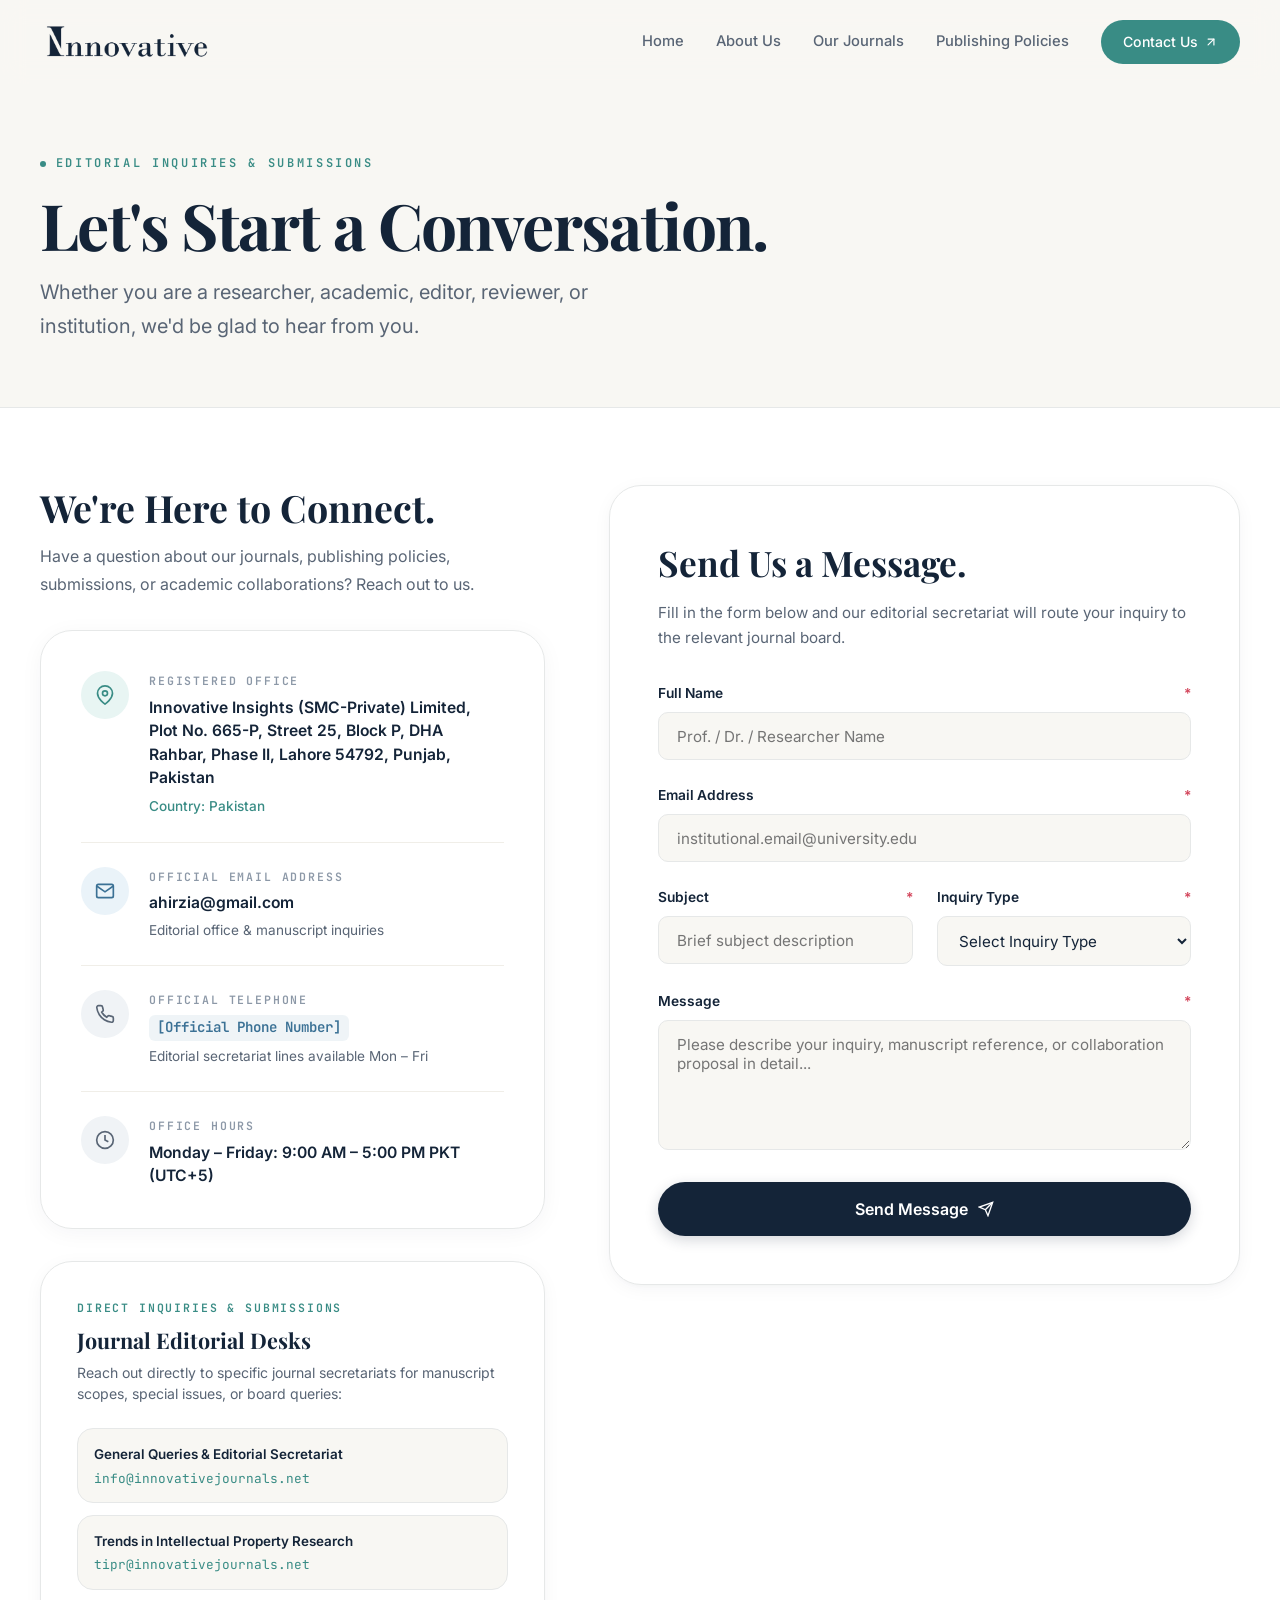
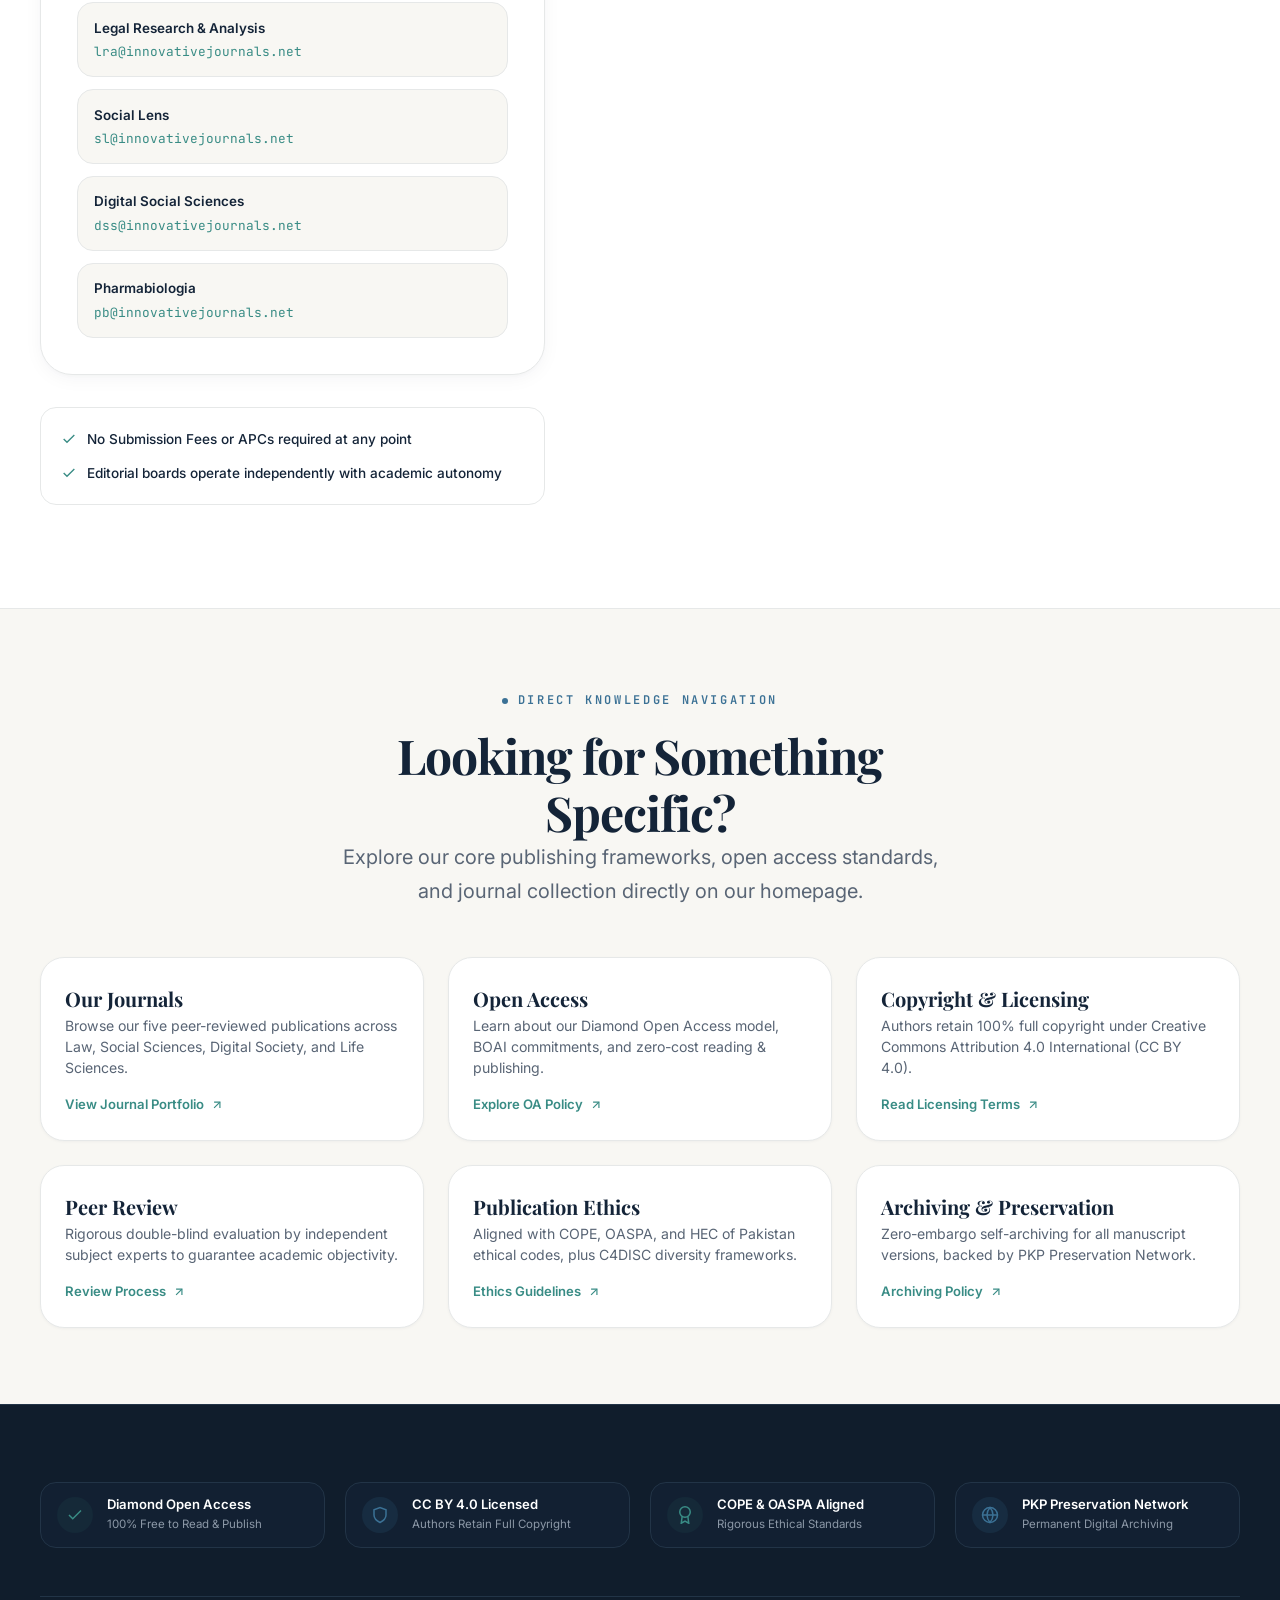
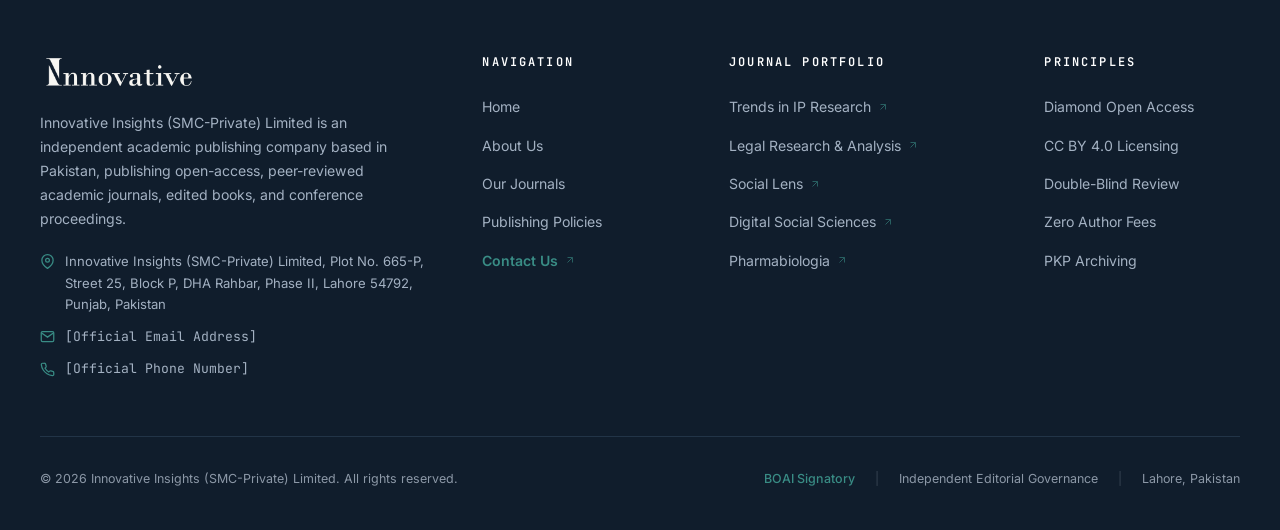
<file: contact.html>
<!DOCTYPE html>
<html lang="en">
<head>
  <meta charset="UTF-8">
  <meta name="viewport" content="width=device-width, initial-scale=1.0">
  <title>Contact Us — Innovative Insights (SMC-Private) Limited</title>
  <meta name="description" content="Get in touch with Innovative Insights (SMC-Private) Limited for editorial inquiries, manuscript submissions, publishing policies, and academic collaborations.">
  <link rel="icon" type="image/svg+xml" href="assets/images/logo/favicon.svg">
  
  <!-- Shared & Contact Stylesheets -->
  <link rel="stylesheet" href="css/style.css">
  <link rel="stylesheet" href="css/contact.css">
</head>
<body>

  <!-- =========================================================================
       NAVIGATION BAR (STICKY & RESPONSIVE)
       ========================================================================= -->
  <header class="site-header" id="siteHeader">
    <div class="container nav-container">
      <a href="index.html" class="brand-link" aria-label="Innovative Insights Homepage">
        <img src="assets/images/logo/logo-transparent.png" alt="Innovative Insights Logo" class="brand-logo-img">
      </a>

      <!-- Desktop Navigation Links -->
      <nav class="nav-links" aria-label="Main Navigation">
        <a href="index.html#hero" class="nav-link">Home</a>
        <a href="index.html#about" class="nav-link">About Us</a>
        <a href="index.html#journals" class="nav-link">Our Journals</a>
        <a href="index.html#policies" class="nav-link">Publishing Policies</a>
        <a href="contact.html" class="nav-cta" style="background-color:var(--color-teal);">
          <span>Contact Us</span>
          <svg viewBox="0 0 24 24" fill="none" stroke="currentColor" stroke-width="2" stroke-linecap="round" stroke-linejoin="round" style="width:14px;height:14px;">
            <line x1="7" y1="17" x2="17" y2="7"></line>
            <polyline points="7 7 17 7 17 17"></polyline>
          </svg>
        </a>
      </nav>

      <!-- Mobile Hamburger Button -->
      <button class="mobile-nav-toggle" id="mobileNavToggle" aria-label="Toggle navigation menu" aria-expanded="false">
        <span></span>
        <span></span>
        <span></span>
      </button>
    </div>
  </header>

  <!-- Mobile Drawer & Backdrop -->
  <div class="mobile-nav-backdrop" id="mobileNavBackdrop"></div>
  <aside class="mobile-nav-drawer" id="mobileNavDrawer" aria-label="Mobile Navigation">
    <div class="mobile-nav-links">
      <a href="index.html#hero" class="mobile-nav-link">
        <span>Home</span>
        <svg viewBox="0 0 24 24" fill="none" stroke="currentColor" stroke-width="2" style="width:18px;height:18px;"><polyline points="9 18 15 12 9 6"></polyline></svg>
      </a>
      <a href="index.html#about" class="mobile-nav-link">
        <span>About Us</span>
        <svg viewBox="0 0 24 24" fill="none" stroke="currentColor" stroke-width="2" style="width:18px;height:18px;"><polyline points="9 18 15 12 9 6"></polyline></svg>
      </a>
      <a href="index.html#journals" class="mobile-nav-link">
        <span>Our Journals</span>
        <svg viewBox="0 0 24 24" fill="none" stroke="currentColor" stroke-width="2" style="width:18px;height:18px;"><polyline points="9 18 15 12 9 6"></polyline></svg>
      </a>
      <a href="index.html#policies" class="mobile-nav-link">
        <span>Publishing Policies</span>
        <svg viewBox="0 0 24 24" fill="none" stroke="currentColor" stroke-width="2" style="width:18px;height:18px;"><polyline points="9 18 15 12 9 6"></polyline></svg>
      </a>
      <a href="contact.html" class="mobile-nav-link is-active">
        <span>Contact Us</span>
        <svg viewBox="0 0 24 24" fill="none" stroke="currentColor" stroke-width="2" style="width:18px;height:18px;"><polyline points="9 18 15 12 9 6"></polyline></svg>
      </a>
    </div>

    <div class="mobile-nav-footer">
      <span class="editorial-tag" style="margin-bottom:0.25rem;">
        <span class="editorial-tag__dot"></span>
        EDITORIAL DESK
      </span>
      <p class="body-text" style="font-size:0.82rem;line-height:1.5;">
        Innovative Insights (SMC-Private) Limited, Plot No. 665-P, Street 25, Block P, DHA Rahbar, Phase II, Lahore 54792, Punjab, Pakistan
      </p>
    </div>
  </aside>

  <main>
    <!-- =========================================================================
         SECTION 1: CONTACT HERO
         ========================================================================= -->
    <section class="contact-hero-section">
      <div class="container">
        <div class="contact-hero-content reveal-fade-up">
          <div class="editorial-tag">
            <span class="editorial-tag__dot"></span>
            <span>EDITORIAL INQUIRIES & SUBMISSIONS</span>
          </div>

          <h1 class="heading-hero" style="font-size:clamp(2.35rem, 5vw, 4rem);margin-bottom:1rem;">
            Let's Start a Conversation.
          </h1>

          <p class="lead-text">
            Whether you are a researcher, academic, editor, reviewer, or institution, we'd be glad to hear from you.
          </p>
        </div>
      </div>
    </section>

    <!-- =========================================================================
         SECTION 2: CONTACT INFORMATION AND FORM (TWO-COLUMN LAYOUT)
         ========================================================================= -->
    <section class="contact-main-section">
      <div class="container">
        <div class="contact-two-col-grid">
          
          <!-- Left Column: Contact Information -->
          <div class="contact-info-col reveal-fade-up">
            <div class="contact-info-header">
              <h2 class="font-serif" style="font-size:clamp(1.75rem, 3vw, 2.35rem);color:var(--color-navy);line-height:1.2;">
                We're Here to Connect.
              </h2>
              <p class="body-text">
                Have a question about our journals, publishing policies, submissions, or academic collaborations? Reach out to us.
              </p>
            </div>

            <!-- Contact Information Card (Matching Official Layout) -->
            <div class="contact-card">
              
              <!-- 1. Registered Office -->
              <div class="contact-item">
                <div class="contact-icon-bubble contact-icon-bubble--teal">
                  <svg viewBox="0 0 24 24" fill="none" stroke="currentColor" stroke-width="2"><path d="M21 10c0 7-9 13-9 13s-9-6-9-13a9 9 0 0 1 18 0z"></path><circle cx="12" cy="10" r="3"></circle></svg>
                </div>
                <div class="contact-item-text">
                  <span class="contact-item-label">REGISTERED OFFICE</span>
                  <p class="contact-item-val">
                    Innovative Insights (SMC-Private) Limited, Plot No. 665-P, Street 25, Block P, DHA Rahbar, Phase II, Lahore 54792, Punjab, Pakistan
                  </p>
                  <span class="contact-item-subtext-teal">Country: Pakistan</span>
                </div>
              </div>

              <!-- 2. Official Email Address -->
              <div class="contact-item">
                <div class="contact-icon-bubble contact-icon-bubble--blue">
                  <svg viewBox="0 0 24 24" fill="none" stroke="currentColor" stroke-width="2"><path d="M4 4h16c1.1 0 2 .9 2 2v12c0 1.1-.9 2-2 2H4c-1.1 0-2-.9-2-2V6c0-1.1.9-2 2-2z"></path><polyline points="22,6 12,13 2,6"></polyline></svg>
                </div>
                <div class="contact-item-text">
                  <span class="contact-item-label">OFFICIAL EMAIL ADDRESS</span>
                  <a href="mailto:ahirzia@gmail.com" class="contact-item-val contact-item-val--link">
                    ahirzia@gmail.com
                  </a>
                  <span class="contact-item-subtext">Editorial office & manuscript inquiries</span>
                </div>
              </div>

              <!-- 3. Official Telephone -->
              <div class="contact-item">
                <div class="contact-icon-bubble contact-icon-bubble--gray">
                  <svg viewBox="0 0 24 24" fill="none" stroke="currentColor" stroke-width="2"><path d="M22 16.92v3a2 2 0 0 1-2.18 2 19.79 19.79 0 0 1-8.63-3.07 19.5 19.5 0 0 1-6-6 19.79 19.79 0 0 1-3.07-8.67A2 2 0 0 1 4.11 2h3a2 2 0 0 1 2 1.72 12.84 12.84 0 0 0 .7 2.81 2 2 0 0 1-.45 2.11L8.09 9.91a16 16 0 0 0 6 6l1.27-1.27a2 2 0 0 1 2.11-.45 12.84 12.84 0 0 0 2.81.7A2 2 0 0 1 22 16.92z"></path></svg>
                </div>
                <div class="contact-item-text">
                  <span class="contact-item-label">OFFICIAL TELEPHONE</span>
                  <span class="contact-item-val placeholder-tag">[Official Phone Number]</span>
                  <span class="contact-item-subtext">Editorial secretariat lines available Mon – Fri</span>
                </div>
              </div>

              <!-- 4. Office Hours -->
              <div class="contact-item contact-item--last">
                <div class="contact-icon-bubble contact-icon-bubble--gray">
                  <svg viewBox="0 0 24 24" fill="none" stroke="currentColor" stroke-width="2"><circle cx="12" cy="12" r="10"></circle><polyline points="12 6 12 12 16 14"></polyline></svg>
                </div>
                <div class="contact-item-text">
                  <span class="contact-item-label">OFFICE HOURS</span>
                  <p class="contact-item-val">Monday – Friday: 9:00 AM – 5:00 PM PKT (UTC+5)</p>
                </div>
              </div>

            </div>

            <!-- Direct Journal Editorial Desks Directory -->
            <div class="journal-desks-card">
              <div class="journal-desks-header">
                <span class="journal-desks-tag">DIRECT INQUIRIES & SUBMISSIONS</span>
                <h3 class="journal-desks-title">Journal Editorial Desks</h3>
                <p class="journal-desks-desc">Reach out directly to specific journal secretariats for manuscript scopes, special issues, or board queries:</p>
              </div>

              <div class="journal-desks-grid">
                <!-- General Queries -->
                <div class="desk-item">
                  <div class="desk-info">
                    <span class="desk-name">General Queries & Editorial Secretariat</span>
                    <a href="mailto:info@innovativejournals.net" class="desk-email">info@innovativejournals.net</a>
                  </div>
                </div>

                <!-- Trends in IP Research -->
                <div class="desk-item">
                  <div class="desk-info">
                    <span class="desk-name">Trends in Intellectual Property Research</span>
                    <a href="mailto:tipr@innovativejournals.net" class="desk-email">tipr@innovativejournals.net</a>
                  </div>
                </div>

                <!-- Legal Research & Analysis -->
                <div class="desk-item">
                  <div class="desk-info">
                    <span class="desk-name">Legal Research & Analysis</span>
                    <a href="mailto:lra@innovativejournals.net" class="desk-email">lra@innovativejournals.net</a>
                  </div>
                </div>

                <!-- Social Lens -->
                <div class="desk-item">
                  <div class="desk-info">
                    <span class="desk-name">Social Lens</span>
                    <a href="mailto:sl@innovativejournals.net" class="desk-email">sl@innovativejournals.net</a>
                  </div>
                </div>

                <!-- Digital Social Sciences -->
                <div class="desk-item">
                  <div class="desk-info">
                    <span class="desk-name">Digital Social Sciences</span>
                    <a href="mailto:dss@innovativejournals.net" class="desk-email">dss@innovativejournals.net</a>
                  </div>
                </div>

                <!-- Pharmabiologia -->
                <div class="desk-item">
                  <div class="desk-info">
                    <span class="desk-name">Pharmabiologia</span>
                    <a href="mailto:pb@innovativejournals.net" class="desk-email">pb@innovativejournals.net</a>
                  </div>
                </div>
              </div>
            </div>

            <!-- Assurance Box -->
            <div class="contact-badge-box">
              <div class="contact-badge-row">
                <svg viewBox="0 0 24 24" fill="none" stroke="currentColor" stroke-width="2"><polyline points="20 6 9 17 4 12"></polyline></svg>
                <span>No Submission Fees or APCs required at any point</span>
              </div>
              <div class="contact-badge-row">
                <svg viewBox="0 0 24 24" fill="none" stroke="currentColor" stroke-width="2"><polyline points="20 6 9 17 4 12"></polyline></svg>
                <span>Editorial boards operate independently with academic autonomy</span>
              </div>
            </div>

          </div>

          <!-- Right Column: Contact Form -->
          <div class="contact-form-wrapper reveal-fade-up reveal-delay-1">
            <h2 class="contact-form-title">Send Us a Message.</h2>
            <p class="contact-form-subtitle">
              Fill in the form below and our editorial secretariat will route your inquiry to the relevant journal board.
            </p>

            <form id="contactForm" action="https://formsubmit.co/ahirzia@gmail.com" method="POST" novalidate>
              <input type="hidden" name="_captcha" value="false">
              <input type="hidden" name="_template" value="table">
              <input type="hidden" name="_subject" value="[Innovative Insights] New Manuscript & Editorial Inquiry">
              <div class="form-grid">
                
                <!-- Full Name -->
                <div class="form-group form-group--full">
                  <label for="fullName" class="form-label">
                    <span>Full Name</span>
                    <span class="required-star">*</span>
                  </label>
                  <input type="text" id="fullName" name="fullName" class="form-control" placeholder="Prof. / Dr. / Researcher Name" required autocomplete="name">
                  <div class="form-error-msg" id="fullNameError"></div>
                </div>

                <!-- Email Address -->
                <div class="form-group form-group--full">
                  <label for="email" class="form-label">
                    <span>Email Address</span>
                    <span class="required-star">*</span>
                  </label>
                  <input type="email" id="email" name="email" class="form-control" placeholder="institutional.email@university.edu" required autocomplete="email">
                  <div class="form-error-msg" id="emailError"></div>
                </div>

                <!-- Subject -->
                <div class="form-group">
                  <label for="subject" class="form-label">
                    <span>Subject</span>
                    <span class="required-star">*</span>
                  </label>
                  <input type="text" id="subject" name="subject" class="form-control" placeholder="Brief subject description" required>
                  <div class="form-error-msg" id="subjectError"></div>
                </div>

                <!-- Inquiry Type Dropdown -->
                <div class="form-group">
                  <label for="inquiryType" class="form-label">
                    <span>Inquiry Type</span>
                    <span class="required-star">*</span>
                  </label>
                  <select id="inquiryType" name="inquiryType" class="form-control" required>
                    <option value="" disabled selected>Select Inquiry Type</option>
                    <option value="General Queries (info@innovativejournals.net)">General Queries (info@innovativejournals.net)</option>
                    <option value="Trends in Intellectual Property Research (tipr@innovativejournals.net)">Trends in Intellectual Property Research (tipr@innovativejournals.net)</option>
                    <option value="Legal Research & Analysis (lra@innovativejournals.net)">Legal Research & Analysis (lra@innovativejournals.net)</option>
                    <option value="Social Lens (sl@innovativejournals.net)">Social Lens (sl@innovativejournals.net)</option>
                    <option value="Digital Social Sciences (dss@innovativejournals.net)">Digital Social Sciences (dss@innovativejournals.net)</option>
                    <option value="Pharmabiologia (pb@innovativejournals.net)">Pharmabiologia (pb@innovativejournals.net)</option>
                    <option value="Manuscript / Submission Inquiry">Manuscript / Submission Inquiry</option>
                    <option value="Editorial / Reviewer Inquiry">Editorial / Reviewer Inquiry</option>
                    <option value="Publishing Policies">Publishing Policies</option>
                    <option value="Academic Collaboration">Academic Collaboration</option>
                    <option value="Other">Other</option>
                  </select>
                  <div class="form-error-msg" id="inquiryTypeError"></div>
                </div>

                <!-- Message Content -->
                <div class="form-group form-group--full">
                  <label for="message" class="form-label">
                    <span>Message</span>
                    <span class="required-star">*</span>
                  </label>
                  <textarea id="message" name="message" class="form-control" placeholder="Please describe your inquiry, manuscript reference, or collaboration proposal in detail..." required></textarea>
                  <div class="form-error-msg" id="messageError"></div>
                </div>

                <!-- Submit Button -->
                <div class="form-group form-group--full">
                  <button type="submit" class="form-submit-btn" id="submitBtn">
                    <span class="spinner" aria-hidden="true"></span>
                    <span class="btn-text">Send Message</span>
                    <svg viewBox="0 0 24 24" fill="none" stroke="currentColor" stroke-width="2" style="width:16px;height:16px;"><line x1="22" y1="2" x2="11" y2="13"></line><polygon points="22 2 15 22 11 13 2 9 22 2"></polygon></svg>
                  </button>
                </div>

              </div>
            </form>

            <!-- Transparent Feedback / Notice State (Ensures no fake transmission is shown) -->
            <div class="form-status-card form-status-card--notice" id="statusNoticeCard" role="alert">
              <div class="status-badge-title">
                <svg viewBox="0 0 24 24" fill="none" stroke="currentColor" stroke-width="2"><circle cx="12" cy="12" r="10"></circle><line x1="12" y1="16" x2="12" y2="12"></line><line x1="12" y1="8" x2="12.01" y2="8"></line></svg>
                <span>Submission Prepared</span>
              </div>
              <p class="status-badge-desc" id="noticeCardDesc">
                <strong>Your inquiry has been verified and formatted.</strong><br>
                Notice: Backend service transmission is currently in integration configuration mode (no simulated delivery). To send directly to the editorial team, please use your email client below:
              </p>
              <div class="status-actions-row">
                <a href="#" class="btn btn-teal" id="mailtoActionBtn" style="padding:0.75rem 1.4rem;font-size:0.88rem;">
                  <span>Open in Email Client</span>
                  <svg viewBox="0 0 24 24" fill="none" stroke="currentColor" stroke-width="2"><line x1="7" y1="17" x2="17" y2="7"></line><polyline points="7 7 17 7 17 17"></polyline></svg>
                </a>
                <button type="button" class="btn btn-secondary" id="resetFormBtn" style="padding:0.75rem 1.4rem;font-size:0.88rem;">
                  <span>New Inquiry</span>
                </button>
              </div>
            </div>

            <!-- Success Card (When live API is configured) -->
            <div class="form-status-card form-status-card--success" id="statusSuccessCard" role="status">
              <div class="status-badge-title" style="color:var(--color-teal);">
                <svg viewBox="0 0 24 24" fill="none" stroke="currentColor" stroke-width="2"><path d="M22 11.08V12a10 10 0 1 1-5.93-9.14"></path><polyline points="22 4 12 14.01 9 11.01"></polyline></svg>
                <span>Message Transmitted Successfully</span>
              </div>
              <p class="status-badge-desc">
                Thank you for contacting Innovative Insights. Your message has been routed to our editorial secretariat. A confirmation email and tracking reference will be provided shortly.
              </p>
            </div>

          </div>

        </div>
      </div>
    </section>

    <!-- =========================================================================
         SECTION 3: EXPLORE OUR PUBLISHING INFORMATION
         ========================================================================= -->
    <section class="quick-explore-section">
      <div class="container">
        
        <div class="quick-explore-header reveal-fade-up">
          <div class="editorial-tag editorial-tag--blue">
            <span class="editorial-tag__dot"></span>
            <span>Direct Knowledge Navigation</span>
          </div>
          <h2 class="heading-section">
            Looking for Something Specific?
          </h2>
          <p class="lead-text" style="margin-left:auto;margin-right:auto;">
            Explore our core publishing frameworks, open access standards, and journal collection directly on our homepage.
          </p>
        </div>

        <div class="quick-links-grid">
          
          <!-- Card 1: Our Journals -->
          <a href="index.html#journals" class="quick-link-card reveal-fade-up">
            <div>
              <h3 class="quick-link-title">Our Journals</h3>
              <p class="quick-link-desc">Browse our five peer-reviewed publications across Law, Social Sciences, Digital Society, and Life Sciences.</p>
            </div>
            <div class="quick-link-footer">
              <span>View Journal Portfolio</span>
              <svg viewBox="0 0 24 24" fill="none" stroke="currentColor" stroke-width="2"><line x1="7" y1="17" x2="17" y2="7"></line><polyline points="7 7 17 7 17 17"></polyline></svg>
            </div>
          </a>

          <!-- Card 2: Open Access -->
          <a href="index.html#policies" class="quick-link-card reveal-fade-up reveal-delay-1">
            <div>
              <h3 class="quick-link-title">Open Access</h3>
              <p class="quick-link-desc">Learn about our Diamond Open Access model, BOAI commitments, and zero-cost reading & publishing.</p>
            </div>
            <div class="quick-link-footer">
              <span>Explore OA Policy</span>
              <svg viewBox="0 0 24 24" fill="none" stroke="currentColor" stroke-width="2"><line x1="7" y1="17" x2="17" y2="7"></line><polyline points="7 7 17 7 17 17"></polyline></svg>
            </div>
          </a>

          <!-- Card 3: Copyright & Licensing -->
          <a href="index.html#policies" class="quick-link-card reveal-fade-up reveal-delay-2">
            <div>
              <h3 class="quick-link-title">Copyright & Licensing</h3>
              <p class="quick-link-desc">Authors retain 100% full copyright under Creative Commons Attribution 4.0 International (CC BY 4.0).</p>
            </div>
            <div class="quick-link-footer">
              <span>Read Licensing Terms</span>
              <svg viewBox="0 0 24 24" fill="none" stroke="currentColor" stroke-width="2"><line x1="7" y1="17" x2="17" y2="7"></line><polyline points="7 7 17 7 17 17"></polyline></svg>
            </div>
          </a>

          <!-- Card 4: Peer Review -->
          <a href="index.html#policies" class="quick-link-card reveal-fade-up">
            <div>
              <h3 class="quick-link-title">Peer Review</h3>
              <p class="quick-link-desc">Rigorous double-blind evaluation by independent subject experts to guarantee academic objectivity.</p>
            </div>
            <div class="quick-link-footer">
              <span>Review Process</span>
              <svg viewBox="0 0 24 24" fill="none" stroke="currentColor" stroke-width="2"><line x1="7" y1="17" x2="17" y2="7"></line><polyline points="7 7 17 7 17 17"></polyline></svg>
            </div>
          </a>

          <!-- Card 5: Publication Ethics -->
          <a href="index.html#policies" class="quick-link-card reveal-fade-up reveal-delay-1">
            <div>
              <h3 class="quick-link-title">Publication Ethics</h3>
              <p class="quick-link-desc">Aligned with COPE, OASPA, and HEC of Pakistan ethical codes, plus C4DISC diversity frameworks.</p>
            </div>
            <div class="quick-link-footer">
              <span>Ethics Guidelines</span>
              <svg viewBox="0 0 24 24" fill="none" stroke="currentColor" stroke-width="2"><line x1="7" y1="17" x2="17" y2="7"></line><polyline points="7 7 17 7 17 17"></polyline></svg>
            </div>
          </a>

          <!-- Card 6: Archiving & Preservation -->
          <a href="index.html#policies" class="quick-link-card reveal-fade-up reveal-delay-2">
            <div>
              <h3 class="quick-link-title">Archiving & Preservation</h3>
              <p class="quick-link-desc">Zero-embargo self-archiving for all manuscript versions, backed by PKP Preservation Network.</p>
            </div>
            <div class="quick-link-footer">
              <span>Archiving Policy</span>
              <svg viewBox="0 0 24 24" fill="none" stroke="currentColor" stroke-width="2"><line x1="7" y1="17" x2="17" y2="7"></line><polyline points="7 7 17 7 17 17"></polyline></svg>
            </div>
          </a>

        </div>

      </div>
    </section>
  </main>

  <!-- =========================================================================
       SECTION 4: FOOTER (CONSISTENT WITH HOMEPAGE)
       ========================================================================= -->
  <footer class="site-footer">
    <div class="container">
      
      <!-- Top Badges / Standards Banner -->
      <div class="footer-trust-grid">
        <div class="footer-trust-item">
          <div class="footer-trust-icon">
            <svg viewBox="0 0 24 24" fill="none" stroke="currentColor" stroke-width="2" style="width:18px;height:18px;"><polyline points="20 6 9 17 4 12"></polyline></svg>
          </div>
          <div>
            <p class="footer-trust-title">Diamond Open Access</p>
            <p class="footer-trust-sub">100% Free to Read & Publish</p>
          </div>
        </div>

        <div class="footer-trust-item">
          <div class="footer-trust-icon" style="color:var(--color-blue);background-color:rgba(59,113,149,0.15);">
            <svg viewBox="0 0 24 24" fill="none" stroke="currentColor" stroke-width="2" style="width:18px;height:18px;"><path d="M12 22s8-4 8-10V5l-8-3-8 3v7c0 6 8 10 8 10z"></path></svg>
          </div>
          <div>
            <p class="footer-trust-title">CC BY 4.0 Licensed</p>
            <p class="footer-trust-sub">Authors Retain Full Copyright</p>
          </div>
        </div>

        <div class="footer-trust-item">
          <div class="footer-trust-icon">
            <svg viewBox="0 0 24 24" fill="none" stroke="currentColor" stroke-width="2" style="width:18px;height:18px;"><circle cx="12" cy="8" r="7"></circle><polyline points="8.21 13.89 7 23 12 20 17 23 15.79 13.88"></polyline></svg>
          </div>
          <div>
            <p class="footer-trust-title">COPE & OASPA Aligned</p>
            <p class="footer-trust-sub">Rigorous Ethical Standards</p>
          </div>
        </div>

        <div class="footer-trust-item">
          <div class="footer-trust-icon" style="color:var(--color-blue);background-color:rgba(59,113,149,0.15);">
            <svg viewBox="0 0 24 24" fill="none" stroke="currentColor" stroke-width="2" style="width:18px;height:18px;"><circle cx="12" cy="12" r="10"></circle><line x1="2" y1="12" x2="22" y2="12"></line><path d="M12 2a15.3 15.3 0 0 1 4 10 15.3 15.3 0 0 1-4 10 15.3 15.3 0 0 1-4-10 15.3 15.3 0 0 1 4-10z"></path></svg>
          </div>
          <div>
            <p class="footer-trust-title">PKP Preservation Network</p>
            <p class="footer-trust-sub">Permanent Digital Archiving</p>
          </div>
        </div>
      </div>

      <!-- Main Footer Columns Grid -->
      <div class="footer-main-grid">
        
        <!-- Company Column (5 cols) -->
        <div class="footer-col-company">
          <div class="footer-brand-lockup">
            <img src="assets/images/logo/logo-white.png" alt="Innovative Insights Official Logo" class="footer-brand-logo">
          </div>

          <p class="footer-company-desc">
            Innovative Insights (SMC-Private) Limited is an independent academic publishing company based in Pakistan, publishing open-access, peer-reviewed academic journals, edited books, and conference proceedings.
          </p>

          <div class="footer-contact-items">
            <div class="footer-contact-row">
              <svg viewBox="0 0 24 24" fill="none" stroke="currentColor" stroke-width="2"><path d="M21 10c0 7-9 13-9 13s-9-6-9-13a9 9 0 0 1 18 0z"></path><circle cx="12" cy="10" r="3"></circle></svg>
              <span>Innovative Insights (SMC-Private) Limited, Plot No. 665-P, Street 25, Block P, DHA Rahbar, Phase II, Lahore 54792, Punjab, Pakistan</span>
            </div>
            <div class="footer-contact-row">
              <svg viewBox="0 0 24 24" fill="none" stroke="currentColor" stroke-width="2"><path d="M4 4h16c1.1 0 2 .9 2 2v12c0 1.1-.9 2-2 2H4c-1.1 0-2-.9-2-2V6c0-1.1.9-2 2-2z"></path><polyline points="22,6 12,13 2,6"></polyline></svg>
              <span class="font-mono">[Official Email Address]</span>
            </div>
            <div class="footer-contact-row">
              <svg viewBox="0 0 24 24" fill="none" stroke="currentColor" stroke-width="2"><path d="M22 16.92v3a2 2 0 0 1-2.18 2 19.79 19.79 0 0 1-8.63-3.07 19.5 19.5 0 0 1-6-6 19.79 19.79 0 0 1-3.07-8.67A2 2 0 0 1 4.11 2h3a2 2 0 0 1 2 1.72 12.84 12.84 0 0 0 .7 2.81 2 2 0 0 1-.45 2.11L8.09 9.91a16 16 0 0 0 6 6l1.27-1.27a2 2 0 0 1 2.11-.45 12.84 12.84 0 0 0 2.81.7A2 2 0 0 1 22 16.92z"></path></svg>
              <span class="font-mono">[Official Phone Number]</span>
            </div>
          </div>
        </div>

        <!-- Quick Navigation (2 cols) -->
        <div>
          <h4 class="footer-col-title">Navigation</h4>
          <ul class="footer-links-list">
            <li><a href="index.html#hero" class="footer-link">Home</a></li>
            <li><a href="index.html#about" class="footer-link">About Us</a></li>
            <li><a href="index.html#journals" class="footer-link">Our Journals</a></li>
            <li><a href="index.html#policies" class="footer-link">Publishing Policies</a></li>
            <li>
              <a href="contact.html" class="footer-link" style="color:var(--color-teal);font-weight:600;">
                <span>Contact Us</span>
                <svg viewBox="0 0 24 24" fill="none" stroke="currentColor" stroke-width="2"><line x1="7" y1="17" x2="17" y2="7"></line><polyline points="7 7 17 7 17 17"></polyline></svg>
              </a>
            </li>
          </ul>
        </div>

        <!-- Journal Portfolio (3 cols) -->
        <div>
          <h4 class="footer-col-title">Journal Portfolio</h4>
          <ul class="footer-links-list">
            <li>
              <a href="https://iprtrends.com/TIPR" target="_blank" rel="noopener noreferrer" class="footer-link">
                <span>Trends in IP Research</span>
                <svg viewBox="0 0 24 24" fill="none" stroke="currentColor" stroke-width="2"><line x1="7" y1="17" x2="17" y2="7"></line><polyline points="7 7 17 7 17 17"></polyline></svg>
              </a>
            </li>
            <li>
              <a href="https://legalresearchanalysis.com/LRA" target="_blank" rel="noopener noreferrer" class="footer-link">
                <span>Legal Research & Analysis</span>
                <svg viewBox="0 0 24 24" fill="none" stroke="currentColor" stroke-width="2"><line x1="7" y1="17" x2="17" y2="7"></line><polyline points="7 7 17 7 17 17"></polyline></svg>
              </a>
            </li>
            <li>
              <a href="https://socialsciencesresearch.com/SL" target="_blank" rel="noopener noreferrer" class="footer-link">
                <span>Social Lens</span>
                <svg viewBox="0 0 24 24" fill="none" stroke="currentColor" stroke-width="2"><line x1="7" y1="17" x2="17" y2="7"></line><polyline points="7 7 17 7 17 17"></polyline></svg>
              </a>
            </li>
            <li>
              <a href="https://digitalsocialsciences.com/DSS" target="_blank" rel="noopener noreferrer" class="footer-link">
                <span>Digital Social Sciences</span>
                <svg viewBox="0 0 24 24" fill="none" stroke="currentColor" stroke-width="2"><line x1="7" y1="17" x2="17" y2="7"></line><polyline points="7 7 17 7 17 17"></polyline></svg>
              </a>
            </li>
            <li>
              <a href="https://pharmabiologia.com/" target="_blank" rel="noopener noreferrer" class="footer-link">
                <span>Pharmabiologia</span>
                <svg viewBox="0 0 24 24" fill="none" stroke="currentColor" stroke-width="2"><line x1="7" y1="17" x2="17" y2="7"></line><polyline points="7 7 17 7 17 17"></polyline></svg>
              </a>
            </li>
          </ul>
        </div>

        <!-- Publishing Principles (2 cols) -->
        <div>
          <h4 class="footer-col-title">Principles</h4>
          <ul class="footer-links-list">
            <li><a href="index.html#policies" class="footer-link">Diamond Open Access</a></li>
            <li><a href="index.html#policies" class="footer-link">CC BY 4.0 Licensing</a></li>
            <li><a href="index.html#policies" class="footer-link">Double-Blind Review</a></li>
            <li><a href="index.html#policies" class="footer-link">Zero Author Fees</a></li>
            <li><a href="index.html#policies" class="footer-link">PKP Archiving</a></li>
          </ul>
        </div>

      </div>

      <!-- Bottom Bar / Copyright -->
      <div class="footer-bottom-bar">
        <p>© 2026 Innovative Insights (SMC-Private) Limited. All rights reserved.</p>
        <div class="footer-badges-list">
          <span class="footer-badge-link">BOAI Signatory</span>
          <span style="opacity:0.3;">|</span>
          <span>Independent Editorial Governance</span>
          <span style="opacity:0.3;">|</span>
          <span>Lahore, Pakistan</span>
        </div>
      </div>

    </div>
  </footer>

  <!-- Vanilla JavaScript -->
  <script src="js/contact.js"></script>
</body>
</html>
</file>
<file: css/style.css>
/* ==========================================================================
   INNOVATIVE INSIGHTS (SMC-PRIVATE) LIMITED — OFFICIAL STYLESHEET
   Aesthetics: Modern Editorial & Academic Credibility
   ========================================================================== */

@import url('https://fonts.googleapis.com/css2?family=DM+Serif+Display:ital@0;1&family=Inter:wght@300;400;500;600;700&family=JetBrains+Mono:wght@400;500;600&family=Playfair+Display:ital,wght@0,400;0,500;0,600;0,700;0,800;1,400;1,600&display=swap');

:root {
  /* Core Palette */
  --color-ivory: #F8F7F3;
  --color-ivory-warm: #F4F2EB;
  --color-white: #FFFFFF;
  --color-navy: #142438;
  --color-navy-dark: #101D2C;
  --color-navy-surface: #17273C;
  --color-navy-border: #223447;
  --color-text-primary: #142438;
  --color-text-secondary: #596575;
  --color-text-muted: #8C98A7;
  --color-text-light: #E6E8E8;
  
  /* Accent Colors */
  --color-blue: #3B7195;
  --color-blue-hover: #2E5A78;
  --color-blue-soft: rgba(59, 113, 149, 0.08);
  --color-teal: #398C85;
  --color-teal-hover: #2E726D;
  --color-teal-soft: rgba(57, 140, 133, 0.08);
  --color-border: #E6E8E8;
  --color-border-light: rgba(230, 232, 232, 0.7);

  /* Typography */
  --font-serif: 'Playfair Display', 'DM Serif Display', Georgia, serif;
  --font-display: 'DM Serif Display', 'Playfair Display', serif;
  --font-sans: 'Inter', -apple-system, BlinkMacSystemFont, 'Segoe UI', Roboto, Helvetica, Arial, sans-serif;
  --font-mono: 'JetBrains Mono', SFMono-Regular, Consolas, monospace;

  /* Layout & Spacing */
  --container-max: 1280px;
  --header-height: 84px;
  --radius-xs: 6px;
  --radius-sm: 10px;
  --radius-md: 16px;
  --radius-lg: 24px;
  --radius-xl: 32px;
  --radius-pill: 9999px;

  /* Elevation & Shadows */
  --shadow-subtle: 0 1px 3px rgba(20, 36, 56, 0.04);
  --shadow-editorial: 0 4px 20px -2px rgba(20, 36, 56, 0.05), 0 2px 6px -1px rgba(20, 36, 56, 0.03);
  --shadow-card-hover: 0 20px 40px -8px rgba(20, 36, 56, 0.12), 0 8px 16px -4px rgba(20, 36, 56, 0.06);
  --shadow-book: 0 12px 28px -4px rgba(20, 36, 56, 0.18), 0 4px 10px -2px rgba(20, 36, 56, 0.1);
  --shadow-book-lg: 0 24px 50px -8px rgba(20, 36, 56, 0.28), 0 10px 20px -4px rgba(20, 36, 56, 0.12);

  /* Motion */
  --transition-fast: 0.2s cubic-bezier(0.16, 1, 0.3, 1);
  --transition-base: 0.35s cubic-bezier(0.16, 1, 0.3, 1);
  --transition-smooth: 0.5s cubic-bezier(0.16, 1, 0.3, 1);
}

/* ==========================================================================
   RESET & BASE STYLES
   ========================================================================== */

*, *::before, *::after {
  box-sizing: border-box;
  margin: 0;
  padding: 0;
}

html {
  font-size: 16px;
  scroll-behavior: smooth;
  scroll-padding-top: calc(var(--header-height) + 16px);
  -webkit-text-size-adjust: 100%;
}

body {
  font-family: var(--font-sans);
  font-size: 1rem;
  line-height: 1.65;
  color: var(--color-text-primary);
  background-color: var(--color-ivory);
  overflow-x: hidden;
  -webkit-font-smoothing: antialiased;
  -moz-osx-font-smoothing: grayscale;
}

img, svg {
  display: block;
  max-width: 100%;
}

a {
  color: inherit;
  text-decoration: none;
  transition: color var(--transition-fast);
}

button {
  font-family: inherit;
  font-size: inherit;
  border: none;
  background: none;
  cursor: pointer;
  color: inherit;
}

ul, ol {
  list-style: none;
}

input, select, textarea {
  font-family: inherit;
  font-size: inherit;
}

:focus-visible {
  outline: 2px solid var(--color-teal);
  outline-offset: 3px;
}

/* ==========================================================================
   LAYOUT CONTAINERS & GRIDS
   ========================================================================== */

.container {
  width: 100%;
  max-width: var(--container-max);
  margin-left: auto;
  margin-right: auto;
  padding-left: clamp(1rem, 4vw, 2.5rem);
  padding-right: clamp(1rem, 4vw, 2.5rem);
}

.section {
  position: relative;
  padding-top: clamp(4.5rem, 8vw, 7.5rem);
  padding-bottom: clamp(4.5rem, 8vw, 7.5rem);
  overflow: hidden;
}

.section--white {
  background-color: var(--color-white);
  border-top: 1px solid var(--color-border);
}

.section--ivory {
  background-color: var(--color-ivory);
  border-top: 1px solid var(--color-border);
}

.section--dark {
  background-color: var(--color-navy-dark);
  color: var(--color-text-light);
}

/* ==========================================================================
   TYPOGRAPHY SYSTEM
   ========================================================================== */

.font-serif {
  font-family: var(--font-serif);
}

.font-sans {
  font-family: var(--font-sans);
}

.font-mono {
  font-family: var(--font-mono);
}

.editorial-tag {
  display: inline-flex;
  align-items: center;
  gap: 0.6rem;
  font-family: var(--font-mono);
  font-size: 0.75rem;
  font-weight: 600;
  letter-spacing: 0.22em;
  text-transform: uppercase;
  color: var(--color-teal);
  margin-bottom: 1rem;
}

.editorial-tag__dot {
  width: 6px;
  height: 6px;
  border-radius: 50%;
  background-color: var(--color-teal);
  display: inline-block;
  flex-shrink: 0;
}

.editorial-tag--blue {
  color: var(--color-blue);
}

.editorial-tag--blue .editorial-tag__dot {
  background-color: var(--color-blue);
}

.heading-hero {
  font-family: var(--font-serif);
  font-size: clamp(2.35rem, 5.5vw, 4.5rem);
  font-weight: 700;
  line-height: 1.08;
  letter-spacing: -0.025em;
  color: var(--color-navy);
  margin-bottom: 1.5rem;
}

.heading-hero .accent-italic {
  display: block;
  font-family: var(--font-serif);
  font-style: italic;
  font-weight: 400;
  color: var(--color-blue);
  margin-top: 0.35rem;
}

.heading-section {
  font-family: var(--font-serif);
  font-size: clamp(1.85rem, 4vw, 3rem);
  font-weight: 700;
  line-height: 1.18;
  letter-spacing: -0.02em;
  color: var(--color-navy);
}

.heading-section .accent-italic {
  font-style: italic;
  font-weight: 400;
  color: var(--color-teal);
}

.lead-text {
  font-size: clamp(1.05rem, 1.8vw, 1.25rem);
  color: var(--color-text-secondary);
  line-height: 1.7;
  max-width: 38rem;
}

.body-text {
  font-size: 1rem;
  color: var(--color-text-secondary);
  line-height: 1.75;
}

/* ==========================================================================
   BUTTONS & INTERACTIVE ELEMENTS
   ========================================================================== */

.btn {
  display: inline-flex;
  align-items: center;
  justify-content: center;
  gap: 0.65rem;
  padding: 0.95rem 1.85rem;
  border-radius: var(--radius-pill);
  font-weight: 500;
  font-size: 0.95rem;
  letter-spacing: 0.01em;
  cursor: pointer;
  transition: all var(--transition-fast);
  text-decoration: none;
  white-space: nowrap;
}

.btn-primary {
  background-color: var(--color-navy);
  color: var(--color-white);
  box-shadow: 0 4px 14px rgba(20, 36, 56, 0.16);
}

.btn-primary:hover {
  background-color: var(--color-blue);
  color: var(--color-white);
  transform: translateY(-2px);
  box-shadow: 0 8px 22px rgba(59, 113, 149, 0.28);
}

.btn-secondary {
  background-color: var(--color-white);
  color: var(--color-navy);
  border: 1px solid var(--color-border);
}

.btn-secondary:hover {
  background-color: var(--color-ivory-warm);
  border-color: rgba(20, 36, 56, 0.25);
  transform: translateY(-2px);
}

.btn-teal {
  background-color: var(--color-teal);
  color: var(--color-white);
  box-shadow: 0 4px 14px rgba(57, 140, 133, 0.22);
}

.btn-teal:hover {
  background-color: var(--color-teal-hover);
  color: var(--color-white);
  transform: translateY(-2px);
  box-shadow: 0 8px 22px rgba(57, 140, 133, 0.32);
}

.btn-ghost-dark {
  background-color: rgba(255, 255, 255, 0.08);
  color: var(--color-white);
  border: 1px solid rgba(255, 255, 255, 0.2);
}

.btn-ghost-dark:hover {
  background-color: var(--color-white);
  color: var(--color-navy);
  border-color: var(--color-white);
  transform: translateY(-2px);
}

.btn svg {
  width: 16px;
  height: 16px;
  transition: transform var(--transition-fast);
}

.btn:hover svg {
  transform: translate(2px, -2px);
}

.btn-scroll svg {
  transform: none;
}

.btn-scroll:hover svg {
  transform: translateY(3px);
}

/* ==========================================================================
   STICKY SOPHISTICATED NAVIGATION BAR
   ========================================================================== */

.site-header {
  position: fixed;
  top: 0;
  left: 0;
  width: 100%;
  height: var(--header-height);
  z-index: 1000;
  transition: background-color var(--transition-base), box-shadow var(--transition-base), border-color var(--transition-base), height var(--transition-base);
  background-color: rgba(248, 247, 243, 0.75);
  backdrop-filter: blur(12px);
  -webkit-backdrop-filter: blur(12px);
  border-bottom: 1px solid transparent;
}

.site-header.is-scrolled {
  height: 74px;
  background-color: rgba(255, 255, 255, 0.94);
  border-bottom-color: var(--color-border);
  box-shadow: 0 8px 24px -4px rgba(20, 36, 56, 0.06);
}

.nav-container {
  display: flex;
  align-items: center;
  justify-content: space-between;
  height: 100%;
}

.brand-link {
  display: inline-flex;
  align-items: center;
  text-decoration: none;
  transition: opacity var(--transition-fast);
}

.brand-link:hover {
  opacity: 0.85;
}

.brand-logo-img {
  height: 42px;
  width: auto;
  object-fit: contain;
  transition: height var(--transition-base);
}

.site-header.is-scrolled .brand-logo-img {
  height: 36px;
}

.nav-links {
  display: flex;
  align-items: center;
  gap: 2rem;
}

.nav-link {
  position: relative;
  font-size: 0.92rem;
  font-weight: 500;
  color: var(--color-text-secondary);
  transition: color var(--transition-fast);
  padding: 0.4rem 0;
}

.nav-link::after {
  content: '';
  position: absolute;
  bottom: 0;
  left: 0;
  width: 0;
  height: 2px;
  background-color: var(--color-teal);
  transition: width var(--transition-fast);
  border-radius: 1px;
}

.nav-link:hover {
  color: var(--color-navy);
}

.nav-link:hover::after,
.nav-link.is-active::after {
  width: 100%;
}

.nav-link.is-active {
  color: var(--color-navy);
  font-weight: 600;
}

.nav-cta {
  padding: 0.65rem 1.35rem;
  font-size: 0.88rem;
  background-color: var(--color-navy);
  color: var(--color-white);
  border-radius: var(--radius-pill);
  font-weight: 500;
  display: inline-flex;
  align-items: center;
  gap: 0.4rem;
  transition: all var(--transition-fast);
}

.nav-cta:hover {
  background-color: var(--color-teal);
  color: var(--color-white);
  transform: translateY(-1px);
}

/* Mobile Hamburger Toggle */
.mobile-nav-toggle {
  display: none;
  flex-direction: column;
  justify-content: center;
  align-items: center;
  gap: 5px;
  width: 44px;
  height: 44px;
  border-radius: var(--radius-sm);
  background: transparent;
  cursor: pointer;
  z-index: 1010;
}

.mobile-nav-toggle span {
  display: block;
  width: 22px;
  height: 2px;
  background-color: var(--color-navy);
  transition: all var(--transition-base);
  border-radius: 1px;
}

.mobile-nav-toggle.is-active span:nth-child(1) {
  transform: translateY(7px) rotate(45deg);
}

.mobile-nav-toggle.is-active span:nth-child(2) {
  opacity: 0;
}

.mobile-nav-toggle.is-active span:nth-child(3) {
  transform: translateY(-7px) rotate(-45deg);
}

/* Mobile Drawer Overlay */
.mobile-nav-drawer {
  position: fixed;
  top: 0;
  right: -100%;
  width: 85%;
  max-width: 360px;
  height: 100vh;
  background-color: var(--color-white);
  box-shadow: -10px 0 30px rgba(20, 36, 56, 0.15);
  z-index: 1005;
  display: flex;
  flex-direction: column;
  padding: 6rem 2rem 2.5rem;
  transition: right var(--transition-base);
  overflow-y: auto;
}

.mobile-nav-drawer.is-open {
  right: 0;
}

.mobile-nav-backdrop {
  position: fixed;
  inset: 0;
  background: rgba(16, 29, 44, 0.5);
  backdrop-filter: blur(4px);
  z-index: 1002;
  opacity: 0;
  visibility: hidden;
  transition: opacity var(--transition-base), visibility var(--transition-base);
}

.mobile-nav-backdrop.is-open {
  opacity: 1;
  visibility: visible;
}

.mobile-nav-links {
  display: flex;
  flex-direction: column;
  gap: 1.5rem;
}

.mobile-nav-link {
  font-family: var(--font-serif);
  font-size: 1.45rem;
  font-weight: 600;
  color: var(--color-navy);
  display: flex;
  align-items: center;
  justify-content: space-between;
  padding-bottom: 0.75rem;
  border-bottom: 1px solid var(--color-border);
}

.mobile-nav-link.is-active {
  color: var(--color-teal);
}

.mobile-nav-footer {
  margin-top: auto;
  padding-top: 2rem;
  display: flex;
  flex-direction: column;
  gap: 1rem;
}

/* ==========================================================================
   SECTION 1: HERO SECTION
   ========================================================================== */

.hero-section {
  position: relative;
  padding-top: calc(var(--header-height) + clamp(3rem, 6vw, 5.5rem));
  padding-bottom: clamp(4rem, 8vw, 7rem);
  background-color: var(--color-ivory);
  overflow: hidden;
}

/* Subtle Editorial Canvas Grid Pattern */
.hero-canvas-grid {
  position: absolute;
  inset: 0;
  background-image: 
    linear-gradient(to right, rgba(20, 36, 56, 0.035) 1px, transparent 1px),
    linear-gradient(to bottom, rgba(20, 36, 56, 0.035) 1px, transparent 1px);
  background-size: 48px 48px;
  pointer-events: none;
  opacity: 0.8;
}

/* Atmospheric Ambient Lights */
.ambient-glow {
  position: absolute;
  border-radius: 50%;
  filter: blur(80px);
  pointer-events: none;
  z-index: 0;
}

.ambient-glow--teal {
  width: 480px;
  height: 480px;
  background-color: rgba(57, 140, 133, 0.08);
  top: 15%;
  right: -100px;
}

.ambient-glow--blue {
  width: 440px;
  height: 440px;
  background-color: rgba(59, 113, 149, 0.08);
  bottom: 5%;
  left: -80px;
}

.hero-grid {
  display: grid;
  grid-template-columns: 1.15fr 0.85fr;
  gap: clamp(2.5rem, 5vw, 4.5rem);
  align-items: start;
  position: relative;
  z-index: 2;
}

.hero-content {
  display: flex;
  flex-direction: column;
  align-items: flex-start;
}

.hero-cta-group {
  display: flex;
  flex-wrap: wrap;
  gap: 1rem;
  margin-top: 2.25rem;
  margin-bottom: 0;
}

/* Layered Journal Composition */
.hero-visual-wrapper {
  position: relative;
  width: 100%;
  height: 520px;
  display: flex;
  align-items: center;
  justify-content: center;
  margin-top: 4px;
}

/* Curved Bordered Header on Top of Papers */
.hero-papers-header-badge {
  position: absolute;
  top: 0;
  left: 50%;
  transform: translateX(-50%);
  display: inline-flex;
  align-items: center;
  gap: 0.65rem;
  padding: 0.55rem 1.35rem;
  background-color: rgba(255, 255, 255, 0.96);
  backdrop-filter: blur(12px);
  -webkit-backdrop-filter: blur(12px);
  border: 1.5px solid var(--color-teal);
  border-radius: var(--radius-pill);
  box-shadow: 0 6px 20px -2px rgba(20, 36, 56, 0.08), 0 2px 6px -1px rgba(57, 140, 133, 0.12);
  font-family: var(--font-mono);
  font-size: 0.74rem;
  font-weight: 600;
  letter-spacing: 0.18em;
  text-transform: uppercase;
  color: var(--color-teal);
  z-index: 35;
  white-space: nowrap;
  transition: all var(--transition-fast);
}

.hero-papers-header-badge:hover {
  transform: translateX(-50%) translateY(-2px);
  box-shadow: 0 10px 26px -3px rgba(57, 140, 133, 0.22);
  background-color: var(--color-white);
}

.hero-papers-header-badge__dot {
  width: 7px;
  height: 7px;
  border-radius: 50%;
  background-color: var(--color-teal);
  display: inline-block;
  flex-shrink: 0;
  animation: pulseDot 2s infinite ease-in-out;
}

.hero-book-card {
  position: absolute;
  cursor: pointer;
  transition: transform var(--transition-base), box-shadow var(--transition-base), z-index 0s;
  border-radius: var(--radius-sm);
  background: var(--color-white);
  padding: 6px;
  border: 1px solid var(--color-border);
  box-shadow: var(--shadow-book);
}

.hero-book-card:hover {
  box-shadow: var(--shadow-book-lg);
}

.hero-book-card img {
  border-radius: var(--radius-xs);
  display: block;
  width: 100%;
  height: auto;
}

/* Cover 1: Back Left (Pharmabiologia) */
.hero-book-card--back-left {
  width: 215px;
  left: 2%;
  top: 72px;
  transform: rotate(-7deg);
  z-index: 10;
}

.hero-book-card--back-left:hover {
  transform: rotate(-3deg) scale(1.05) translateY(-8px);
  z-index: 30;
}

/* Cover 2: Back Right (Trends in IP Research) */
.hero-book-card--back-right {
  width: 220px;
  right: 2%;
  top: 86px;
  transform: rotate(6deg);
  z-index: 12;
}

.hero-book-card--back-right:hover {
  transform: rotate(2deg) scale(1.05) translateY(-8px);
  z-index: 30;
}

/* Cover 3: Center Featured (Legal Research & Analysis) */
.hero-book-card--center {
  width: 245px;
  top: 56px;
  z-index: 20;
  box-shadow: var(--shadow-book-lg);
  border: 2px solid var(--color-white);
  transform: translateY(0);
}

.hero-book-card--center:hover {
  transform: translateY(-8px) scale(1.04);
  z-index: 32;
}

.hero-book-card__footer {
  padding: 0.6rem 0.5rem 0.2rem;
  display: flex;
  align-items: center;
  justify-content: space-between;
  border-top: 1px solid #F0EEE8;
}

.hero-book-card__title {
  font-family: var(--font-serif);
  font-size: 0.82rem;
  font-weight: 700;
  color: var(--color-navy);
  white-space: nowrap;
  overflow: hidden;
  text-overflow: ellipsis;
  max-width: 150px;
}

.hero-book-card__badge {
  font-family: var(--font-mono);
  font-size: 0.65rem;
  font-weight: 600;
  color: var(--color-teal);
  background-color: var(--color-teal-soft);
  padding: 0.15rem 0.45rem;
  border-radius: var(--radius-xs);
}

/* Hero Trust Floating Pill */
.hero-floating-pill {
  position: absolute;
  bottom: 12px;
  left: 50%;
  transform: translateX(-50%);
  white-space: nowrap;
  background-color: var(--color-navy-dark);
  color: var(--color-white);
  padding: 0.65rem 1.25rem;
  border-radius: var(--radius-pill);
  box-shadow: 0 12px 30px rgba(16, 29, 44, 0.25);
  display: flex;
  align-items: center;
  gap: 0.65rem;
  font-size: 0.78rem;
  font-weight: 500;
  border: 1px solid rgba(255, 255, 255, 0.15);
  z-index: 25;
}

.hero-floating-pill__dot {
  width: 8px;
  height: 8px;
  border-radius: 50%;
  background-color: var(--color-teal);
  animation: pulseDot 2s infinite ease-in-out;
}

@keyframes pulseDot {
  0%, 100% { opacity: 1; transform: scale(1); }
  50% { opacity: 0.4; transform: scale(0.85); }
}

/* ==========================================================================
   SECTION 2: ABOUT US (EDITORIAL SPLIT)
   ========================================================================== */

.about-header {
  max-width: 48rem;
  margin-bottom: clamp(2.5rem, 5vw, 4.5rem);
}

.about-split-grid {
  display: grid;
  grid-template-columns: 1.15fr 0.85fr;
  gap: clamp(2.5rem, 5vw, 5rem);
  align-items: start;
}

.about-content-col {
  display: flex;
  flex-direction: column;
  gap: 1.85rem;
}

.about-quote {
  font-family: var(--font-serif);
  font-size: clamp(1.35rem, 2.5vw, 1.8rem);
  color: var(--color-navy);
  font-weight: 400;
  line-height: 1.4;
  border-left: 3px solid var(--color-teal);
  padding-left: 1.5rem;
  margin: 0.5rem 0;
  font-style: italic;
}

.about-pillars-grid {
  display: grid;
  grid-template-columns: repeat(3, 1fr);
  gap: 1.5rem;
  padding-top: 2rem;
  border-top: 1px solid var(--color-border);
}

.about-pillar-item {
  display: flex;
  flex-direction: column;
}

.about-pillar-num {
  font-family: var(--font-mono);
  font-size: 0.75rem;
  font-weight: 600;
  color: var(--color-blue);
  text-transform: uppercase;
  letter-spacing: 0.1em;
  margin-bottom: 0.5rem;
}

.about-pillar-title {
  font-family: var(--font-serif);
  font-size: 1.15rem;
  font-weight: 700;
  color: var(--color-navy);
  margin-bottom: 0.5rem;
}

.about-pillar-desc {
  font-size: 0.88rem;
  color: var(--color-text-secondary);
  line-height: 1.6;
}

/* Right Side: Curated Spotlight Card */
.about-spotlight-box {
  background-color: var(--color-ivory);
  border: 1px solid var(--color-border);
  border-radius: var(--radius-xl);
  padding: clamp(1.75rem, 3vw, 2.5rem);
  box-shadow: var(--shadow-editorial);
  display: flex;
  flex-direction: column;
  gap: 1.5rem;
}

.about-spotlight-top {
  display: flex;
  align-items: center;
  justify-content: space-between;
  padding-bottom: 1rem;
  border-bottom: 1px solid var(--color-border);
}

.about-spotlight-badge {
  font-family: var(--font-mono);
  font-size: 0.72rem;
  font-weight: 600;
  letter-spacing: 0.15em;
  text-transform: uppercase;
  color: var(--color-navy);
}

.about-spotlight-count {
  font-size: 0.8rem;
  color: var(--color-teal);
  font-weight: 600;
}

.about-covers-duo {
  display: grid;
  grid-template-columns: 1fr 1fr;
  gap: 1.25rem;
}

.about-cover-item {
  cursor: pointer;
  display: flex;
  flex-direction: column;
  gap: 0.75rem;
  transition: transform var(--transition-fast);
}

.about-cover-item:hover {
  transform: translateY(-4px);
}

.about-cover-frame {
  aspect-ratio: 3 / 4;
  overflow: hidden;
  border-radius: var(--radius-sm);
  background: var(--color-white);
  border: 1px solid var(--color-border);
  box-shadow: var(--shadow-book);
}

.about-cover-frame img {
  width: 100%;
  height: 100%;
  object-fit: cover;
  transition: transform var(--transition-base);
}

.about-cover-item:hover .about-cover-frame img {
  transform: scale(1.03);
}

.about-cover-name {
  font-family: var(--font-serif);
  font-size: 0.88rem;
  font-weight: 700;
  color: var(--color-navy);
  line-height: 1.3;
  display: -webkit-box;
  -webkit-line-clamp: 2;
  -webkit-box-orient: vertical;
  overflow: hidden;
}

.about-action-btn {
  width: 100%;
  padding: 0.95rem;
  border-radius: var(--radius-md);
  background-color: var(--color-white);
  border: 1px solid var(--color-border);
  color: var(--color-navy);
  font-size: 0.88rem;
  font-weight: 600;
  display: flex;
  align-items: center;
  justify-content: center;
  gap: 0.5rem;
  transition: all var(--transition-fast);
}

.about-action-btn:hover {
  background-color: var(--color-navy);
  color: var(--color-white);
  border-color: var(--color-navy);
}

/* ==========================================================================
   SECTION 3: OUR JOURNALS (PREMIUM GALLERY & SHOWCASE)
   ========================================================================== */

.journals-section {
  background-color: var(--color-ivory);
  border-top: 1px solid var(--color-border);
}

.journals-header-wrap {
  display: flex;
  flex-direction: row;
  justify-content: space-between;
  align-items: flex-end;
  margin-bottom: 2.5rem;
  gap: 2rem;
  flex-wrap: wrap;
}

.journals-header-text {
  max-width: 42rem;
}

/* View Mode Switcher */
.view-mode-toggle {
  display: inline-flex;
  align-items: center;
  background-color: var(--color-white);
  border: 1px solid var(--color-border);
  padding: 4px;
  border-radius: var(--radius-pill);
  box-shadow: var(--shadow-subtle);
}

.view-btn {
  display: inline-flex;
  align-items: center;
  gap: 0.45rem;
  padding: 0.5rem 1rem;
  border-radius: var(--radius-pill);
  font-size: 0.82rem;
  font-weight: 500;
  color: var(--color-text-secondary);
  transition: all var(--transition-fast);
}

.view-btn.is-active {
  background-color: var(--color-navy);
  color: var(--color-white);
  box-shadow: 0 2px 8px rgba(20, 36, 56, 0.15);
}

.view-btn svg {
  width: 14px;
  height: 14px;
}

/* Category Filter Tabs (Reference: SciOpen & Global Science Press) */
.category-filter-bar {
  display: flex;
  align-items: center;
  gap: 0.65rem;
  overflow-x: auto;
  padding-bottom: 1rem;
  margin-bottom: 2.5rem;
  scrollbar-width: thin;
}

.category-filter-bar::-webkit-scrollbar {
  height: 4px;
}

.category-filter-bar::-webkit-scrollbar-thumb {
  background-color: var(--color-border);
  border-radius: 4px;
}

.category-pill {
  padding: 0.55rem 1.25rem;
  border-radius: var(--radius-pill);
  font-size: 0.85rem;
  font-weight: 500;
  background-color: var(--color-white);
  color: var(--color-text-secondary);
  border: 1px solid var(--color-border);
  white-space: nowrap;
  transition: all var(--transition-fast);
}

.category-pill:hover {
  border-color: var(--color-navy);
  color: var(--color-navy);
}

.category-pill.is-active {
  background-color: var(--color-navy);
  color: var(--color-white);
  border-color: var(--color-navy);
}

/* Showcase / Spotlight View */
.journal-showcase-view {
  display: grid;
  grid-template-columns: 1fr 1fr;
  gap: clamp(2rem, 4vw, 4rem);
  background-color: var(--color-white);
  border: 1px solid var(--color-border);
  border-radius: var(--radius-xl);
  padding: clamp(2rem, 4vw, 3.5rem);
  box-shadow: var(--shadow-editorial);
  align-items: center;
  position: relative;
  transition: opacity var(--transition-base), transform var(--transition-base);
}

.journal-cover-display {
  display: flex;
  justify-content: center;
  align-items: center;
  position: relative;
}

.journal-cover-link-wrapper {
  position: relative;
  max-width: 340px;
  width: 100%;
  cursor: pointer;
  border-radius: var(--radius-md);
  box-shadow: var(--shadow-book-lg);
  overflow: hidden;
  transition: transform var(--transition-base), box-shadow var(--transition-base);
  border: 1px solid var(--color-border);
}

.journal-cover-link-wrapper:hover {
  transform: translateY(-8px) scale(1.02);
  box-shadow: 0 30px 60px -10px rgba(20, 36, 56, 0.3);
}

.journal-cover-link-wrapper img {
  width: 100%;
  height: auto;
  display: block;
}

.journal-cover-overlay-btn {
  position: absolute;
  inset: 0;
  background: rgba(20, 36, 56, 0.55);
  display: flex;
  align-items: center;
  justify-content: center;
  opacity: 0;
  transition: opacity var(--transition-fast);
}

.journal-cover-link-wrapper:hover .journal-cover-overlay-btn {
  opacity: 1;
}

.journal-cover-overlay-badge {
  background-color: var(--color-white);
  color: var(--color-navy);
  padding: 0.65rem 1.25rem;
  border-radius: var(--radius-pill);
  font-size: 0.85rem;
  font-weight: 600;
  display: inline-flex;
  align-items: center;
  gap: 0.4rem;
  box-shadow: var(--shadow-editorial);
}

.journal-details-display {
  display: flex;
  flex-direction: column;
  gap: 1.25rem;
}

.journal-meta-header {
  display: flex;
  align-items: center;
  gap: 0.75rem;
  flex-wrap: wrap;
}

.journal-discipline-tag {
  font-family: var(--font-mono);
  font-size: 0.72rem;
  font-weight: 600;
  text-transform: uppercase;
  letter-spacing: 0.1em;
  color: var(--color-teal);
  background-color: var(--color-teal-soft);
  padding: 0.3rem 0.75rem;
  border-radius: var(--radius-pill);
}

.journal-frequency-tag {
  font-size: 0.8rem;
  color: var(--color-text-secondary);
  display: flex;
  align-items: center;
  gap: 0.35rem;
}

.journal-frequency-tag svg {
  width: 14px;
  height: 14px;
  color: var(--color-blue);
}

.journal-title-main {
  font-family: var(--font-serif);
  font-size: clamp(1.75rem, 3vw, 2.35rem);
  font-weight: 700;
  color: var(--color-navy);
  line-height: 1.2;
}

.journal-issn-row {
  display: flex;
  flex-wrap: wrap;
  gap: 1.25rem;
  font-family: var(--font-mono);
  font-size: 0.82rem;
  padding: 0.75rem 1.25rem;
  background-color: var(--color-ivory);
  border: 1px solid var(--color-border);
  border-radius: var(--radius-md);
  color: var(--color-navy);
}

.journal-issn-item strong {
  color: var(--color-text-secondary);
  font-weight: 500;
  margin-right: 0.35rem;
}

.journal-desc-text {
  font-size: 0.98rem;
  color: var(--color-text-secondary);
  line-height: 1.7;
}

.journal-scope-chips {
  display: flex;
  flex-wrap: wrap;
  gap: 0.5rem;
}

.journal-chip {
  font-size: 0.78rem;
  background-color: var(--color-ivory-warm);
  color: var(--color-navy);
  padding: 0.35rem 0.75rem;
  border-radius: var(--radius-pill);
  border: 1px solid var(--color-border);
}

.journal-showcase-actions {
  display: flex;
  flex-wrap: wrap;
  gap: 1rem;
  padding-top: 0.75rem;
}

/* Showcase Navigation Controls */
.showcase-nav-row {
  display: flex;
  align-items: center;
  justify-content: space-between;
  margin-top: 1.5rem;
}

.showcase-pagination {
  display: flex;
  align-items: center;
  gap: 0.5rem;
}

.showcase-dot {
  width: 10px;
  height: 10px;
  border-radius: 50%;
  background-color: var(--color-border);
  cursor: pointer;
  transition: all var(--transition-fast);
}

.showcase-dot.is-active {
  width: 28px;
  border-radius: var(--radius-pill);
  background-color: var(--color-navy);
}

.showcase-nav-buttons {
  display: flex;
  gap: 0.75rem;
}

.showcase-nav-btn {
  width: 44px;
  height: 44px;
  border-radius: 50%;
  background-color: var(--color-white);
  border: 1px solid var(--color-border);
  display: flex;
  align-items: center;
  justify-content: center;
  color: var(--color-navy);
  transition: all var(--transition-fast);
  box-shadow: var(--shadow-subtle);
}

.showcase-nav-btn:hover {
  background-color: var(--color-navy);
  color: var(--color-white);
  border-color: var(--color-navy);
}

.showcase-nav-btn svg {
  width: 18px;
  height: 18px;
}

/* Grid View for All 5 Titles */
.journals-grid-view {
  display: none;
  grid-template-columns: repeat(auto-fill, minmax(240px, 1fr));
  gap: 2rem;
}

.journals-grid-view.is-visible {
  display: grid;
}

.journal-grid-card {
  background-color: var(--color-white);
  border: 1px solid var(--color-border);
  border-radius: var(--radius-lg);
  padding: 1.25rem;
  box-shadow: var(--shadow-editorial);
  display: flex;
  flex-direction: column;
  transition: transform var(--transition-fast), box-shadow var(--transition-fast);
  cursor: pointer;
}

.journal-grid-card:hover {
  transform: translateY(-6px);
  box-shadow: var(--shadow-card-hover);
}

.journal-grid-card__cover {
  aspect-ratio: 3 / 4;
  overflow: hidden;
  border-radius: var(--radius-sm);
  background-color: var(--color-ivory);
  border: 1px solid var(--color-border);
  margin-bottom: 1.25rem;
  box-shadow: var(--shadow-book);
}

.journal-grid-card__cover img {
  width: 100%;
  height: 100%;
  object-fit: cover;
}

.journal-grid-card__discipline {
  font-family: var(--font-mono);
  font-size: 0.68rem;
  font-weight: 600;
  text-transform: uppercase;
  color: var(--color-teal);
  margin-bottom: 0.4rem;
}

.journal-grid-card__title {
  font-family: var(--font-serif);
  font-size: 1.15rem;
  font-weight: 700;
  color: var(--color-navy);
  line-height: 1.25;
  margin-bottom: 0.5rem;
}

.journal-grid-card__frequency {
  font-size: 0.78rem;
  color: var(--color-text-secondary);
  margin-bottom: 1rem;
}

.journal-grid-card__footer {
  margin-top: auto;
  padding-top: 1rem;
  border-top: 1px solid var(--color-border);
  display: flex;
  align-items: center;
  justify-content: space-between;
  font-size: 0.82rem;
  font-weight: 600;
  color: var(--color-blue);
}

/* ==========================================================================
   INTERACTIVE JOURNAL DETAILS MODAL / DRAWER
   ========================================================================== */

.modal-backdrop {
  position: fixed;
  inset: 0;
  background-color: rgba(16, 29, 44, 0.65);
  backdrop-filter: blur(8px);
  -webkit-backdrop-filter: blur(8px);
  z-index: 2000;
  display: flex;
  align-items: center;
  justify-content: center;
  padding: 1.5rem;
  opacity: 0;
  visibility: hidden;
  transition: opacity var(--transition-base), visibility var(--transition-base);
}

.modal-backdrop.is-open {
  opacity: 1;
  visibility: visible;
}

.journal-modal {
  background-color: var(--color-ivory);
  border-radius: 20px;
  max-width: 860px;
  width: 100%;
  overflow: hidden;
  box-shadow: 0 25px 70px -10px rgba(16, 29, 44, 0.35), 0 0 0 1px rgba(255, 255, 255, 0.7);
  position: relative;
  transform: translateY(20px) scale(0.97);
  transition: transform var(--transition-base);
}

.modal-backdrop.is-open .journal-modal {
  transform: translateY(0) scale(1);
}

/* Modal Header Bar */
.journal-modal__header {
  display: flex;
  align-items: center;
  justify-content: space-between;
  padding: 1.25rem 2rem 0.65rem 2rem;
}

.journal-modal__category {
  font-family: var(--font-mono);
  font-size: 0.75rem;
  font-weight: 600;
  letter-spacing: 0.16em;
  text-transform: uppercase;
  color: var(--color-teal);
}

.journal-modal__close-btn {
  background: none;
  border: none;
  cursor: pointer;
  color: var(--color-navy);
  display: flex;
  align-items: center;
  justify-content: center;
  padding: 0.35rem;
  border-radius: 50%;
  transition: all var(--transition-fast);
}

.journal-modal__close-btn:hover {
  background-color: rgba(20, 36, 56, 0.08);
  color: var(--color-teal);
  transform: rotate(90deg);
}

/* Modal Body */
.journal-modal__body {
  display: grid;
  grid-template-columns: 245px 1fr;
  gap: 2.25rem;
  padding: 0.65rem 2rem 1.75rem 2rem;
  align-items: start;
}

/* Left Cover Column */
.journal-modal__cover-col {
  display: flex;
  flex-direction: column;
  gap: 1.15rem;
}

.journal-modal__cover-frame {
  background-color: var(--color-white);
  border-radius: 12px;
  border: 1px solid var(--color-border);
  padding: 8px;
  box-shadow: 0 10px 24px -4px rgba(20, 36, 56, 0.1);
}

.journal-modal__cover-img {
  width: 100%;
  border-radius: 6px;
  display: block;
  height: auto;
}

.journal-modal__portal-btn {
  display: inline-flex;
  align-items: center;
  justify-content: center;
  gap: 0.5rem;
  width: 100%;
  padding: 0.78rem 1.25rem;
  background-color: var(--color-navy);
  color: var(--color-white);
  border-radius: var(--radius-pill);
  font-size: 0.88rem;
  font-weight: 600;
  text-decoration: none;
  transition: all var(--transition-fast);
}

.journal-modal__portal-btn:hover {
  background-color: var(--color-teal);
  color: var(--color-white);
  transform: translateY(-2px);
  box-shadow: 0 8px 20px -2px rgba(57, 140, 133, 0.35);
}

/* Right Content Column */
.journal-modal__content-col {
  display: flex;
  flex-direction: column;
}

.journal-modal__title {
  font-family: var(--font-serif);
  font-size: clamp(1.85rem, 2.7vw, 2.45rem);
  font-weight: 700;
  color: var(--color-navy);
  line-height: 1.15;
  margin-bottom: 1.15rem;
}

/* Card 1: Key Metadata */
.journal-modal__meta-card {
  background-color: var(--color-white);
  border: 1px solid var(--color-border);
  border-radius: 14px;
  padding: 1.1rem 1.35rem;
  margin-bottom: 1.25rem;
  box-shadow: 0 2px 8px rgba(20, 36, 56, 0.03);
}

.journal-modal__meta-item {
  display: flex;
  flex-direction: column;
}

.journal-modal__meta-label {
  font-family: var(--font-mono);
  font-size: 0.73rem;
  color: #7A8699;
  letter-spacing: 0.03em;
  margin-bottom: 0.2rem;
}

.journal-modal__meta-val {
  font-size: 0.95rem;
  font-weight: 700;
  color: var(--color-navy);
}

.journal-modal__meta-divider {
  height: 1px;
  background-color: #F0EEE8;
  margin: 0.75rem 0;
}

/* Scope Section */
.journal-modal__scope-section {
  margin-bottom: 1.25rem;
}

.journal-modal__section-heading {
  font-family: var(--font-mono);
  font-size: 0.72rem;
  font-weight: 600;
  letter-spacing: 0.16em;
  text-transform: uppercase;
  color: var(--color-navy);
  margin-bottom: 0.45rem;
}

.journal-modal__desc {
  font-size: 0.92rem;
  line-height: 1.6;
  color: var(--color-text-secondary);
}

/* Card 2: Publishing & Ethics */
.journal-modal__ethics-card {
  background-color: var(--color-white);
  border: 1px solid var(--color-border);
  border-radius: 14px;
  padding: 0.9rem 1.35rem;
  box-shadow: 0 2px 8px rgba(20, 36, 56, 0.03);
}

.journal-modal__ethics-title {
  font-size: 0.88rem;
  font-weight: 700;
  color: var(--color-navy);
  margin-bottom: 0.25rem;
}

.journal-modal__ethics-desc {
  font-size: 0.83rem;
  color: var(--color-text-secondary);
  line-height: 1.45;
}

/* Footer Bar */
.journal-modal__footer {
  display: flex;
  align-items: center;
  justify-content: space-between;
  padding: 0.85rem 2rem;
  border-top: 1px solid rgba(230, 232, 232, 0.8);
  background-color: var(--color-white);
}

.journal-modal__footer-text {
  font-size: 0.82rem;
  color: #7A8699;
}

.journal-modal__footer-close {
  background: none;
  border: none;
  font-size: 0.84rem;
  font-weight: 600;
  color: var(--color-navy);
  cursor: pointer;
  padding: 0.25rem 0.5rem;
  border-radius: 4px;
  transition: all var(--transition-fast);
}

.journal-modal__footer-close:hover {
  color: var(--color-teal);
  background-color: var(--color-ivory);
}

/* ==========================================================================
   SECTION 4: PUBLISHING PRINCIPLES (6 ACCORDION POLICIES)
   ========================================================================== */

.principles-header {
  max-width: 46rem;
  margin-bottom: clamp(2.5rem, 5vw, 4.5rem);
}

.policies-accordion-list {
  max-width: 900px;
  border-top: 1px solid var(--color-border);
  border-bottom: 1px solid var(--color-border);
}

.policy-accordion-item {
  border-bottom: 1px solid var(--color-border);
  transition: background-color var(--transition-fast);
}

.policy-accordion-item:last-child {
  border-bottom: none;
}

.policy-trigger {
  width: 100%;
  text-align: left;
  display: flex;
  align-items: center;
  justify-content: space-between;
  padding: clamp(1.5rem, 3vw, 2.25rem) 0;
  cursor: pointer;
  background: none;
  border: none;
  gap: 1.5rem;
}

.policy-trigger-left {
  display: flex;
  align-items: flex-start;
  gap: clamp(1.25rem, 3vw, 2rem);
}

.policy-number {
  font-family: var(--font-serif);
  font-size: clamp(1.25rem, 2.5vw, 1.85rem);
  font-weight: 700;
  color: var(--color-text-muted);
  transition: color var(--transition-fast);
  line-height: 1;
}

.policy-trigger:hover .policy-number,
.policy-accordion-item.is-open .policy-number {
  color: var(--color-teal);
}

.policy-heading-block {
  display: flex;
  flex-direction: column;
  gap: 0.25rem;
}

.policy-title {
  font-family: var(--font-serif);
  font-size: clamp(1.35rem, 2.5vw, 1.85rem);
  font-weight: 700;
  color: var(--color-navy);
  transition: color var(--transition-fast);
  line-height: 1.2;
}

.policy-trigger:hover .policy-title,
.policy-accordion-item.is-open .policy-title {
  color: var(--color-blue);
}

.policy-tagline {
  font-size: 0.88rem;
  color: var(--color-text-secondary);
}

.policy-chevron-circle {
  width: 40px;
  height: 40px;
  border-radius: 50%;
  border: 1px solid var(--color-border);
  display: flex;
  align-items: center;
  justify-content: center;
  color: var(--color-text-muted);
  flex-shrink: 0;
  transition: transform var(--transition-base), background-color var(--transition-fast), color var(--transition-fast);
}

.policy-accordion-item.is-open .policy-chevron-circle {
  transform: rotate(180deg);
  background-color: var(--color-teal-soft);
  color: var(--color-teal);
  border-color: var(--color-teal);
}

.policy-content-panel {
  max-height: 0;
  overflow: hidden;
  transition: max-height var(--transition-smooth), opacity var(--transition-base);
  opacity: 0;
}

.policy-accordion-item.is-open .policy-content-panel {
  max-height: 800px;
  opacity: 1;
}

.policy-content-inner {
  padding-left: clamp(2.5rem, 5vw, 4.25rem);
  padding-right: 1.5rem;
  padding-bottom: 2rem;
  display: flex;
  flex-direction: column;
  gap: 1.25rem;
}

.policy-summary-text {
  font-size: 1.05rem;
  color: var(--color-navy);
  line-height: 1.65;
  font-weight: 500;
}

.policy-bullets-list {
  display: flex;
  flex-direction: column;
  gap: 0.75rem;
}

.policy-bullet {
  display: flex;
  align-items: flex-start;
  gap: 0.75rem;
  font-size: 0.92rem;
  color: var(--color-text-secondary);
  line-height: 1.6;
}

.policy-bullet__dot {
  width: 6px;
  height: 6px;
  border-radius: 50%;
  background-color: var(--color-teal);
  margin-top: 0.55rem;
  flex-shrink: 0;
}

.policy-tags-row {
  display: flex;
  flex-wrap: wrap;
  gap: 0.5rem;
  padding-top: 0.5rem;
}

.policy-tag-badge {
  display: inline-flex;
  align-items: center;
  gap: 0.4rem;
  font-size: 0.76rem;
  font-weight: 500;
  padding: 0.35rem 0.85rem;
  border-radius: var(--radius-pill);
  background-color: var(--color-ivory);
  border: 1px solid var(--color-border);
  color: var(--color-navy);
}

.policy-tag-badge svg {
  width: 13px;
  height: 13px;
  color: var(--color-teal);
}

/* ==========================================================================
   SECTION 5: AUTHOR RIGHTS AND EDITORIAL INDEPENDENCE
   ========================================================================== */

.author-rights-section {
  background-color: var(--color-ivory);
  border-top: 1px solid var(--color-border);
}

.author-rights-header {
  text-align: center;
  max-width: 44rem;
  margin-left: auto;
  margin-right: auto;
  margin-bottom: clamp(2.5rem, 5vw, 4.5rem);
}

.rights-cards-grid {
  display: grid;
  grid-template-columns: repeat(3, 1fr);
  gap: clamp(1.5rem, 3vw, 2.5rem);
  margin-bottom: clamp(3rem, 5vw, 4.5rem);
}

.rights-card {
  background-color: var(--color-white);
  border: 1px solid var(--color-border);
  border-radius: var(--radius-xl);
  padding: clamp(1.75rem, 3vw, 2.5rem);
  box-shadow: var(--shadow-editorial);
  display: flex;
  flex-direction: column;
  justify-content: space-between;
  transition: transform var(--transition-fast), box-shadow var(--transition-fast);
}

.rights-card:hover {
  transform: translateY(-6px);
  box-shadow: var(--shadow-card-hover);
}

.rights-card-icon {
  width: 52px;
  height: 52px;
  border-radius: var(--radius-md);
  display: flex;
  align-items: center;
  justify-content: center;
  margin-bottom: 1.5rem;
}

.rights-card-icon--blue {
  background-color: var(--color-blue-soft);
  color: var(--color-blue);
}

.rights-card-icon--teal {
  background-color: var(--color-teal-soft);
  color: var(--color-teal);
}

.rights-card-icon--navy {
  background-color: rgba(20, 36, 56, 0.08);
  color: var(--color-navy);
}

.rights-card-num {
  font-family: var(--font-mono);
  font-size: 0.72rem;
  font-weight: 600;
  text-transform: uppercase;
  color: var(--color-text-muted);
  letter-spacing: 0.15em;
  margin-bottom: 0.4rem;
}

.rights-card-title {
  font-family: var(--font-serif);
  font-size: 1.45rem;
  font-weight: 700;
  color: var(--color-navy);
  margin-bottom: 0.75rem;
  line-height: 1.25;
}

.rights-card-desc {
  font-size: 0.92rem;
  color: var(--color-text-secondary);
  line-height: 1.65;
}

.rights-card-footer {
  margin-top: 1.5rem;
  padding-top: 1.25rem;
  border-top: 1px solid var(--color-border);
  display: flex;
  align-items: center;
  gap: 0.5rem;
  font-size: 0.8rem;
  font-weight: 600;
  color: var(--color-teal);
}

.rights-card-footer svg {
  width: 15px;
  height: 15px;
}

/* Official Funding Explanation Card */
.funding-card {
  background-color: var(--color-navy-dark);
  color: var(--color-white);
  border: 1px solid var(--color-navy-border);
  border-radius: var(--radius-xl);
  padding: clamp(2rem, 5vw, 3.5rem);
  position: relative;
  overflow: hidden;
}

.funding-card__content {
  max-width: 48rem;
  position: relative;
  z-index: 2;
}

.funding-card__tag {
  font-family: var(--font-mono);
  font-size: 0.75rem;
  font-weight: 600;
  text-transform: uppercase;
  letter-spacing: 0.2em;
  color: var(--color-teal);
  margin-bottom: 0.75rem;
  display: block;
}

.funding-card__title {
  font-family: var(--font-serif);
  font-size: clamp(1.5rem, 3vw, 2.15rem);
  font-weight: 700;
  color: var(--color-white);
  margin-bottom: 1rem;
  line-height: 1.25;
}

.funding-card__text {
  font-size: 1.05rem;
  color: #A3B1C2;
  line-height: 1.75;
}

/* ==========================================================================
   SECTION 6: FINAL CALL TO ACTION (CTA)
   ========================================================================== */

.cta-section {
  background-color: var(--color-white);
  border-top: 1px solid var(--color-border);
}

.cta-banner {
  background-color: var(--color-navy);
  border-radius: var(--radius-xl);
  padding: clamp(2.5rem, 6vw, 5rem);
  position: relative;
  overflow: hidden;
  color: var(--color-white);
  box-shadow: 0 24px 60px -12px rgba(20, 36, 56, 0.4);
}

.cta-radial-1 {
  position: absolute;
  top: -100px;
  right: -100px;
  width: 420px;
  height: 420px;
  border-radius: 50%;
  background-color: rgba(59, 113, 149, 0.2);
  filter: blur(80px);
  pointer-events: none;
}

.cta-radial-2 {
  position: absolute;
  bottom: -100px;
  left: -100px;
  width: 400px;
  height: 400px;
  border-radius: 50%;
  background-color: rgba(57, 140, 133, 0.2);
  filter: blur(80px);
  pointer-events: none;
}

.cta-content {
  position: relative;
  z-index: 2;
  max-width: 40rem;
}

.cta-title {
  font-family: var(--font-serif);
  font-size: clamp(2rem, 4.5vw, 3.25rem);
  font-weight: 700;
  line-height: 1.15;
  margin-bottom: 1.25rem;
}

.cta-desc {
  font-size: clamp(1.05rem, 1.8vw, 1.2rem);
  color: #A3B1C2;
  line-height: 1.7;
  margin-bottom: 2.25rem;
}

.cta-button-group {
  display: flex;
  flex-wrap: wrap;
  gap: 1rem;
}

/* ==========================================================================
   SECTION 7: SOPHISTICATED DEEP NAVY FOOTER
   ========================================================================== */

.site-footer {
  background-color: var(--color-navy-dark);
  color: var(--color-text-light);
  border-top: 1px solid var(--color-navy-border);
  padding-top: clamp(3.5rem, 6vw, 5rem);
  padding-bottom: 2.5rem;
}

/* Top Trust Banners Grid */
.footer-trust-grid {
  display: grid;
  grid-template-columns: repeat(4, 1fr);
  gap: 1.25rem;
  padding-bottom: 3rem;
  border-bottom: 1px solid var(--color-navy-border);
}

.footer-trust-item {
  display: flex;
  align-items: center;
  gap: 0.85rem;
  background-color: rgba(20, 36, 56, 0.5);
  border: 1px solid var(--color-navy-border);
  border-radius: var(--radius-md);
  padding: 0.85rem 1rem;
}

.footer-trust-icon {
  width: 36px;
  height: 36px;
  border-radius: 50%;
  background-color: var(--color-teal-soft);
  color: var(--color-teal);
  display: flex;
  align-items: center;
  justify-content: center;
  flex-shrink: 0;
}

.footer-trust-item:nth-child(2) .footer-trust-icon {
  color: var(--color-blue);
  background-color: var(--color-blue-soft);
}

.footer-trust-title {
  font-size: 0.82rem;
  font-weight: 600;
  color: var(--color-white);
  line-height: 1.2;
}

.footer-trust-sub {
  font-size: 0.72rem;
  color: var(--color-text-muted);
  margin-top: 0.15rem;
}

/* Main Footer Columns Grid */
.footer-main-grid {
  display: grid;
  grid-template-columns: 2fr 1fr 1.35fr 1fr;
  gap: clamp(2rem, 4vw, 3.5rem);
  padding-top: 3.5rem;
  padding-bottom: 3.5rem;
}

.footer-col-company {
  display: flex;
  flex-direction: column;
  gap: 1.25rem;
}

.footer-brand-lockup {
  display: flex;
  align-items: center;
  gap: 0.75rem;
}

.footer-brand-logo {
  height: 38px;
  width: auto;
  object-fit: contain;
}

.footer-company-desc {
  font-size: 0.88rem;
  color: #A3B1C2;
  line-height: 1.7;
  max-width: 24rem;
}

.footer-contact-items {
  display: flex;
  flex-direction: column;
  gap: 0.65rem;
  font-size: 0.82rem;
  color: #A3B1C2;
}

.footer-contact-row {
  display: flex;
  align-items: flex-start;
  gap: 0.6rem;
}

.footer-contact-row svg {
  width: 15px;
  height: 15px;
  color: var(--color-teal);
  margin-top: 0.2rem;
  flex-shrink: 0;
}

.footer-col-title {
  font-family: var(--font-mono);
  font-size: 0.75rem;
  font-weight: 600;
  text-transform: uppercase;
  letter-spacing: 0.18em;
  color: var(--color-white);
  margin-bottom: 1.25rem;
}

.footer-links-list {
  display: flex;
  flex-direction: column;
  gap: 0.75rem;
}

.footer-link {
  font-size: 0.88rem;
  color: #A3B1C2;
  transition: color var(--transition-fast);
  display: inline-flex;
  align-items: center;
  gap: 0.35rem;
}

.footer-link:hover {
  color: var(--color-white);
}

.footer-link svg {
  width: 12px;
  height: 12px;
  opacity: 0.6;
  color: var(--color-teal);
}

/* Footer Bottom Bar */
.footer-bottom-bar {
  padding-top: 2rem;
  border-top: 1px solid var(--color-navy-border);
  display: flex;
  flex-wrap: wrap;
  align-items: center;
  justify-content: space-between;
  gap: 1.5rem;
  font-size: 0.78rem;
  color: var(--color-text-muted);
}

.footer-badges-list {
  display: flex;
  align-items: center;
  gap: 1.25rem;
  flex-wrap: wrap;
}

.footer-badge-link {
  color: var(--color-teal);
  font-weight: 500;
}

/* ==========================================================================
   SCROLL REVEAL ANIMATIONS (IntersectionObserver Support)
   ========================================================================== */

.reveal-fade-up {
  opacity: 0;
  transform: translateY(24px);
  transition: opacity 0.7s cubic-bezier(0.16, 1, 0.3, 1), transform 0.7s cubic-bezier(0.16, 1, 0.3, 1);
  will-change: opacity, transform;
}

.reveal-fade-up.is-revealed {
  opacity: 1;
  transform: translateY(0);
}

.reveal-delay-1 { transition-delay: 0.1s; }
.reveal-delay-2 { transition-delay: 0.2s; }
.reveal-delay-3 { transition-delay: 0.3s; }
.reveal-delay-4 { transition-delay: 0.4s; }

/* ==========================================================================
   RESPONSIVE BREAKPOINTS
   ========================================================================== */

@media (max-width: 1024px) {
  .hero-grid {
    grid-template-columns: 1fr;
    gap: 3.5rem;
  }

  .hero-visual-wrapper {
    height: 440px;
  }

  .about-split-grid {
    grid-template-columns: 1fr;
    gap: 3.5rem;
  }

  .journal-showcase-view {
    grid-template-columns: 1fr;
    gap: 2.5rem;
  }

  .rights-cards-grid {
    grid-template-columns: 1fr;
  }

  .footer-trust-grid {
    grid-template-columns: repeat(2, 1fr);
  }

  .footer-main-grid {
    grid-template-columns: 1fr 1fr;
    gap: 2.5rem;
  }

  .journal-modal__body {
    grid-template-columns: 220px 1fr;
    gap: 1.75rem;
  }
}

@media (max-width: 768px) {
  .nav-links, .nav-cta {
    display: none;
  }

  .mobile-nav-toggle {
    display: flex;
  }

  .journal-modal {
    max-height: 92vh;
    overflow-y: auto;
  }

  .journal-modal__header,
  .journal-modal__body,
  .journal-modal__footer {
    padding-left: 1.25rem;
    padding-right: 1.25rem;
  }

  .journal-modal__body {
    grid-template-columns: 1fr;
    gap: 1.5rem;
  }

  .journal-modal__cover-col {
    max-width: 220px;
    margin: 0 auto;
    width: 100%;
  }

  .about-pillars-grid {
    grid-template-columns: 1fr;
    gap: 1.5rem;
  }

  .footer-trust-grid {
    grid-template-columns: 1fr;
  }

  .footer-main-grid {
    grid-template-columns: 1fr;
  }

  .hero-book-card--back-left {
    width: 160px;
  }

  .hero-book-card--back-right {
    width: 165px;
  }

  .hero-book-card--center {
    width: 195px;
  }
}

/* Reduced Motion Mode */
@media (prefers-reduced-motion: reduce) {
  *, *::before, *::after {
    animation-duration: 0.01ms !important;
    animation-iteration-count: 1 !important;
    transition-duration: 0.01ms !important;
    scroll-behavior: auto !important;
  }
  .reveal-fade-up {
    opacity: 1 !important;
    transform: none !important;
  }
}
</file>
<file: css/contact.css>
/* ==========================================================================
   INNOVATIVE INSIGHTS — CONTACT US SPECIFIC STYLES
   ========================================================================== */

/* Contact Hero Section */
.contact-hero-section {
  position: relative;
  padding-top: calc(var(--header-height) + clamp(3rem, 5vw, 4.5rem));
  padding-bottom: clamp(3rem, 5vw, 4.5rem);
  background-color: var(--color-ivory);
  border-bottom: 1px solid var(--color-border);
}

.contact-hero-content {
  max-width: 48rem;
}

/* Two-Column Contact Main Section */
.contact-main-section {
  background-color: var(--color-white);
  padding-top: clamp(3.5rem, 6vw, 6rem);
  padding-bottom: clamp(4.5rem, 8vw, 7.5rem);
}

.contact-two-col-grid {
  display: grid;
  grid-template-columns: 1fr 1.25fr;
  gap: clamp(2.5rem, 5vw, 5rem);
  align-items: start;
}

/* Left Column: Contact Information Cards */
.contact-info-col {
  display: flex;
  flex-direction: column;
  gap: 2rem;
}

.contact-info-header {
  display: flex;
  flex-direction: column;
  gap: 0.75rem;
}

.contact-card {
  background-color: var(--color-white);
  border: 1px solid var(--color-border);
  border-radius: var(--radius-xl);
  padding: clamp(2rem, 3.5vw, 2.5rem);
  box-shadow: 0 4px 24px -2px rgba(20, 36, 56, 0.05);
  display: flex;
  flex-direction: column;
}

.contact-item {
  display: flex;
  align-items: flex-start;
  gap: 1.25rem;
  padding-bottom: 1.5rem;
  margin-bottom: 1.5rem;
  border-bottom: 1px solid #F0EEE8;
}

.contact-item.contact-item--last {
  border-bottom: none;
  margin-bottom: 0;
  padding-bottom: 0;
}

.contact-icon-bubble {
  width: 48px;
  height: 48px;
  border-radius: 50%;
  display: flex;
  align-items: center;
  justify-content: center;
  flex-shrink: 0;
  transition: transform var(--transition-fast);
}

.contact-icon-bubble--teal {
  background-color: #E8F5F3;
  color: #398C85;
}

.contact-icon-bubble--blue {
  background-color: #EAF3F9;
  color: #3B7195;
}

.contact-icon-bubble--gray {
  background-color: #F0F3F6;
  color: #596575;
}

.contact-icon-bubble svg {
  width: 20px;
  height: 20px;
}

.contact-item-text {
  display: flex;
  flex-direction: column;
}

.contact-item-label {
  font-family: var(--font-mono);
  font-size: 0.72rem;
  font-weight: 600;
  text-transform: uppercase;
  letter-spacing: 0.16em;
  color: #8C98A7;
  margin-bottom: 0.35rem;
}

.contact-item-val {
  font-size: 0.98rem;
  font-weight: 600;
  color: var(--color-navy);
  line-height: 1.5;
}

.contact-item-val--link {
  color: var(--color-navy);
  text-decoration: none;
  transition: color var(--transition-fast);
}

.contact-item-val--link:hover {
  color: var(--color-teal);
  text-decoration: underline;
}

.contact-item-subtext-teal {
  font-size: 0.85rem;
  color: var(--color-teal);
  font-weight: 500;
  margin-top: 0.35rem;
  display: block;
}

.contact-item-subtext {
  font-size: 0.85rem;
  color: var(--color-text-secondary);
  margin-top: 0.25rem;
  display: block;
}

.contact-item-val.placeholder-tag {
  font-family: var(--font-mono);
  font-size: 0.88rem;
  color: var(--color-blue);
  background: var(--color-blue-soft);
  padding: 0.15rem 0.5rem;
  border-radius: var(--radius-xs);
  display: inline-block;
  width: fit-content;
}

/* Journal Editorial Desks Card */
.journal-desks-card {
  background-color: var(--color-white);
  border: 1px solid var(--color-border);
  border-radius: var(--radius-xl);
  padding: clamp(1.75rem, 3vw, 2.25rem);
  box-shadow: var(--shadow-editorial);
  display: flex;
  flex-direction: column;
  gap: 1.25rem;
}

.journal-desks-tag {
  font-family: var(--font-mono);
  font-size: 0.72rem;
  font-weight: 600;
  letter-spacing: 0.16em;
  text-transform: uppercase;
  color: var(--color-teal);
  display: block;
  margin-bottom: 0.35rem;
}

.journal-desks-title {
  font-family: var(--font-serif);
  font-size: 1.35rem;
  font-weight: 700;
  color: var(--color-navy);
  margin-bottom: 0.25rem;
}

.journal-desks-desc {
  font-size: 0.88rem;
  color: var(--color-text-secondary);
  line-height: 1.5;
}

.journal-desks-grid {
  display: flex;
  flex-direction: column;
  gap: 0.75rem;
  margin-top: 0.25rem;
}

.desk-item {
  display: flex;
  align-items: center;
  justify-content: space-between;
  padding: 0.85rem 1rem;
  background-color: var(--color-ivory);
  border: 1px solid var(--color-border);
  border-radius: var(--radius-md);
  transition: all var(--transition-fast);
}

.desk-item:hover {
  background-color: var(--color-white);
  border-color: var(--color-teal);
  transform: translateY(-1px);
  box-shadow: var(--shadow-subtle);
}

.desk-info {
  display: flex;
  flex-direction: column;
  gap: 0.15rem;
  width: 100%;
}

.desk-name {
  font-size: 0.84rem;
  font-weight: 600;
  color: var(--color-navy);
}

.desk-email {
  font-family: var(--font-mono);
  font-size: 0.8rem;
  color: var(--color-teal);
  text-decoration: none;
  transition: color var(--transition-fast);
}

.desk-email:hover {
  color: var(--color-navy);
  text-decoration: underline;
}

.contact-badge-box {
  background-color: var(--color-white);
  border: 1px solid var(--color-border);
  border-radius: var(--radius-md);
  padding: 1.25rem;
  display: flex;
  flex-direction: column;
  gap: 0.75rem;
}

.contact-badge-row {
  display: flex;
  align-items: center;
  gap: 0.65rem;
  font-size: 0.85rem;
  color: var(--color-navy);
  font-weight: 500;
}

.contact-badge-row svg {
  width: 16px;
  height: 16px;
  color: var(--color-teal);
  flex-shrink: 0;
}

/* Right Column: Contact Form */
.contact-form-wrapper {
  background-color: var(--color-white);
  border: 1px solid var(--color-border);
  border-radius: var(--radius-xl);
  padding: clamp(2rem, 4vw, 3rem);
  box-shadow: var(--shadow-editorial);
}

.contact-form-title {
  font-family: var(--font-serif);
  font-size: clamp(1.6rem, 2.8vw, 2.2rem);
  font-weight: 700;
  color: var(--color-navy);
  margin-bottom: 0.5rem;
}

.contact-form-subtitle {
  font-size: 0.95rem;
  color: var(--color-text-secondary);
  margin-bottom: 2rem;
}

.form-grid {
  display: grid;
  grid-template-columns: 1fr 1fr;
  gap: 1.5rem;
}

.form-group {
  display: flex;
  flex-direction: column;
  gap: 0.45rem;
}

.form-group--full {
  grid-column: 1 / -1;
}

.form-label {
  font-size: 0.86rem;
  font-weight: 600;
  color: var(--color-navy);
  display: flex;
  align-items: center;
  justify-content: space-between;
}

.form-label .required-star {
  color: #D3455B;
  margin-left: 0.2rem;
}

.form-control {
  width: 100%;
  padding: 0.85rem 1.1rem;
  border-radius: var(--radius-sm);
  border: 1px solid var(--color-border);
  background-color: var(--color-ivory);
  color: var(--color-navy);
  font-size: 0.95rem;
  transition: all var(--transition-fast);
}

.form-control:hover {
  border-color: rgba(20, 36, 56, 0.25);
}

.form-control:focus {
  outline: none;
  border-color: var(--color-teal);
  background-color: var(--color-white);
  box-shadow: 0 0 0 4px var(--color-teal-soft);
}

.form-control.is-invalid {
  border-color: #D3455B;
  background-color: #FFF8F8;
}

.form-control.is-invalid:focus {
  box-shadow: 0 0 0 4px rgba(211, 69, 91, 0.12);
}

textarea.form-control {
  resize: vertical;
  min-height: 130px;
}

.form-error-msg {
  font-size: 0.78rem;
  color: #D3455B;
  display: none;
  align-items: center;
  gap: 0.35rem;
  margin-top: 0.2rem;
}

.form-error-msg.is-visible {
  display: flex;
}

.form-error-msg svg {
  width: 14px;
  height: 14px;
  flex-shrink: 0;
}

/* Submit Button & Spinner */
.form-submit-btn {
  width: 100%;
  padding: 1.05rem;
  background-color: var(--color-navy);
  color: var(--color-white);
  border-radius: var(--radius-pill);
  font-weight: 600;
  font-size: 1rem;
  display: flex;
  align-items: center;
  justify-content: center;
  gap: 0.65rem;
  cursor: pointer;
  transition: all var(--transition-fast);
  box-shadow: 0 4px 14px rgba(20, 36, 56, 0.18);
  margin-top: 0.5rem;
}

.form-submit-btn:hover {
  background-color: var(--color-teal);
  transform: translateY(-2px);
  box-shadow: 0 8px 24px rgba(57, 140, 133, 0.3);
}

.form-submit-btn:disabled {
  opacity: 0.65;
  cursor: not-allowed;
  transform: none;
}

.spinner {
  width: 18px;
  height: 18px;
  border: 2px solid rgba(255, 255, 255, 0.3);
  border-top-color: #FFFFFF;
  border-radius: 50%;
  animation: spin 0.8s linear infinite;
  display: none;
}

@keyframes spin {
  to { transform: rotate(360deg); }
}

.is-submitting .spinner {
  display: inline-block;
}

/* Status / Feedback State Cards */
.form-status-card {
  display: none;
  border-radius: var(--radius-md);
  padding: 1.5rem;
  margin-top: 1.5rem;
  border: 1px solid transparent;
}

.form-status-card.is-visible {
  display: flex;
  flex-direction: column;
  gap: 0.85rem;
}

.form-status-card--notice {
  background-color: #F3F7FA;
  border-color: #D2E3EE;
  color: var(--color-navy);
}

.form-status-card--success {
  background-color: #F0F9F8;
  border-color: #C2EAE6;
  color: var(--color-navy);
}

.status-badge-title {
  display: flex;
  align-items: center;
  gap: 0.5rem;
  font-family: var(--font-serif);
  font-size: 1.15rem;
  font-weight: 700;
}

.status-badge-title svg {
  width: 20px;
  height: 20px;
  color: var(--color-teal);
}

.status-badge-desc {
  font-size: 0.9rem;
  line-height: 1.6;
  color: var(--color-text-secondary);
}

.status-actions-row {
  display: flex;
  flex-wrap: wrap;
  gap: 0.75rem;
  margin-top: 0.5rem;
}

/* SECTION 3: EXPLORE OUR PUBLISHING INFORMATION */
.quick-explore-section {
  background-color: var(--color-ivory);
  border-top: 1px solid var(--color-border);
  padding-top: clamp(3.5rem, 6vw, 6rem);
  padding-bottom: clamp(3.5rem, 6vw, 6rem);
}

.quick-explore-header {
  text-align: center;
  max-width: 40rem;
  margin: 0 auto 3rem auto;
}

.quick-links-grid {
  display: grid;
  grid-template-columns: repeat(3, 1fr);
  gap: 1.5rem;
}

.quick-link-card {
  background-color: var(--color-white);
  border: 1px solid var(--color-border);
  border-radius: var(--radius-lg);
  padding: 1.5rem;
  box-shadow: var(--shadow-subtle);
  display: flex;
  flex-direction: column;
  justify-content: space-between;
  gap: 1rem;
  transition: all var(--transition-fast);
  text-decoration: none;
}

.quick-link-card:hover {
  transform: translateY(-4px);
  border-color: var(--color-teal);
  box-shadow: var(--shadow-card-hover);
}

.quick-link-title {
  font-family: var(--font-serif);
  font-size: 1.25rem;
  font-weight: 700;
  color: var(--color-navy);
}

.quick-link-desc {
  font-size: 0.88rem;
  color: var(--color-text-secondary);
  line-height: 1.5;
}

.quick-link-footer {
  display: flex;
  align-items: center;
  gap: 0.4rem;
  font-size: 0.82rem;
  font-weight: 600;
  color: var(--color-teal);
}

.quick-link-footer svg {
  width: 14px;
  height: 14px;
  transition: transform var(--transition-fast);
}

.quick-link-card:hover .quick-link-footer svg {
  transform: translate(2px, -2px);
}

/* Responsive adjustments */
@media (max-width: 1024px) {
  .contact-two-col-grid {
    grid-template-columns: 1fr;
    gap: 3rem;
  }

  .quick-links-grid {
    grid-template-columns: repeat(2, 1fr);
  }
}

@media (max-width: 640px) {
  .form-grid {
    grid-template-columns: 1fr;
  }

  .quick-links-grid {
    grid-template-columns: 1fr;
  }
}
</file>
